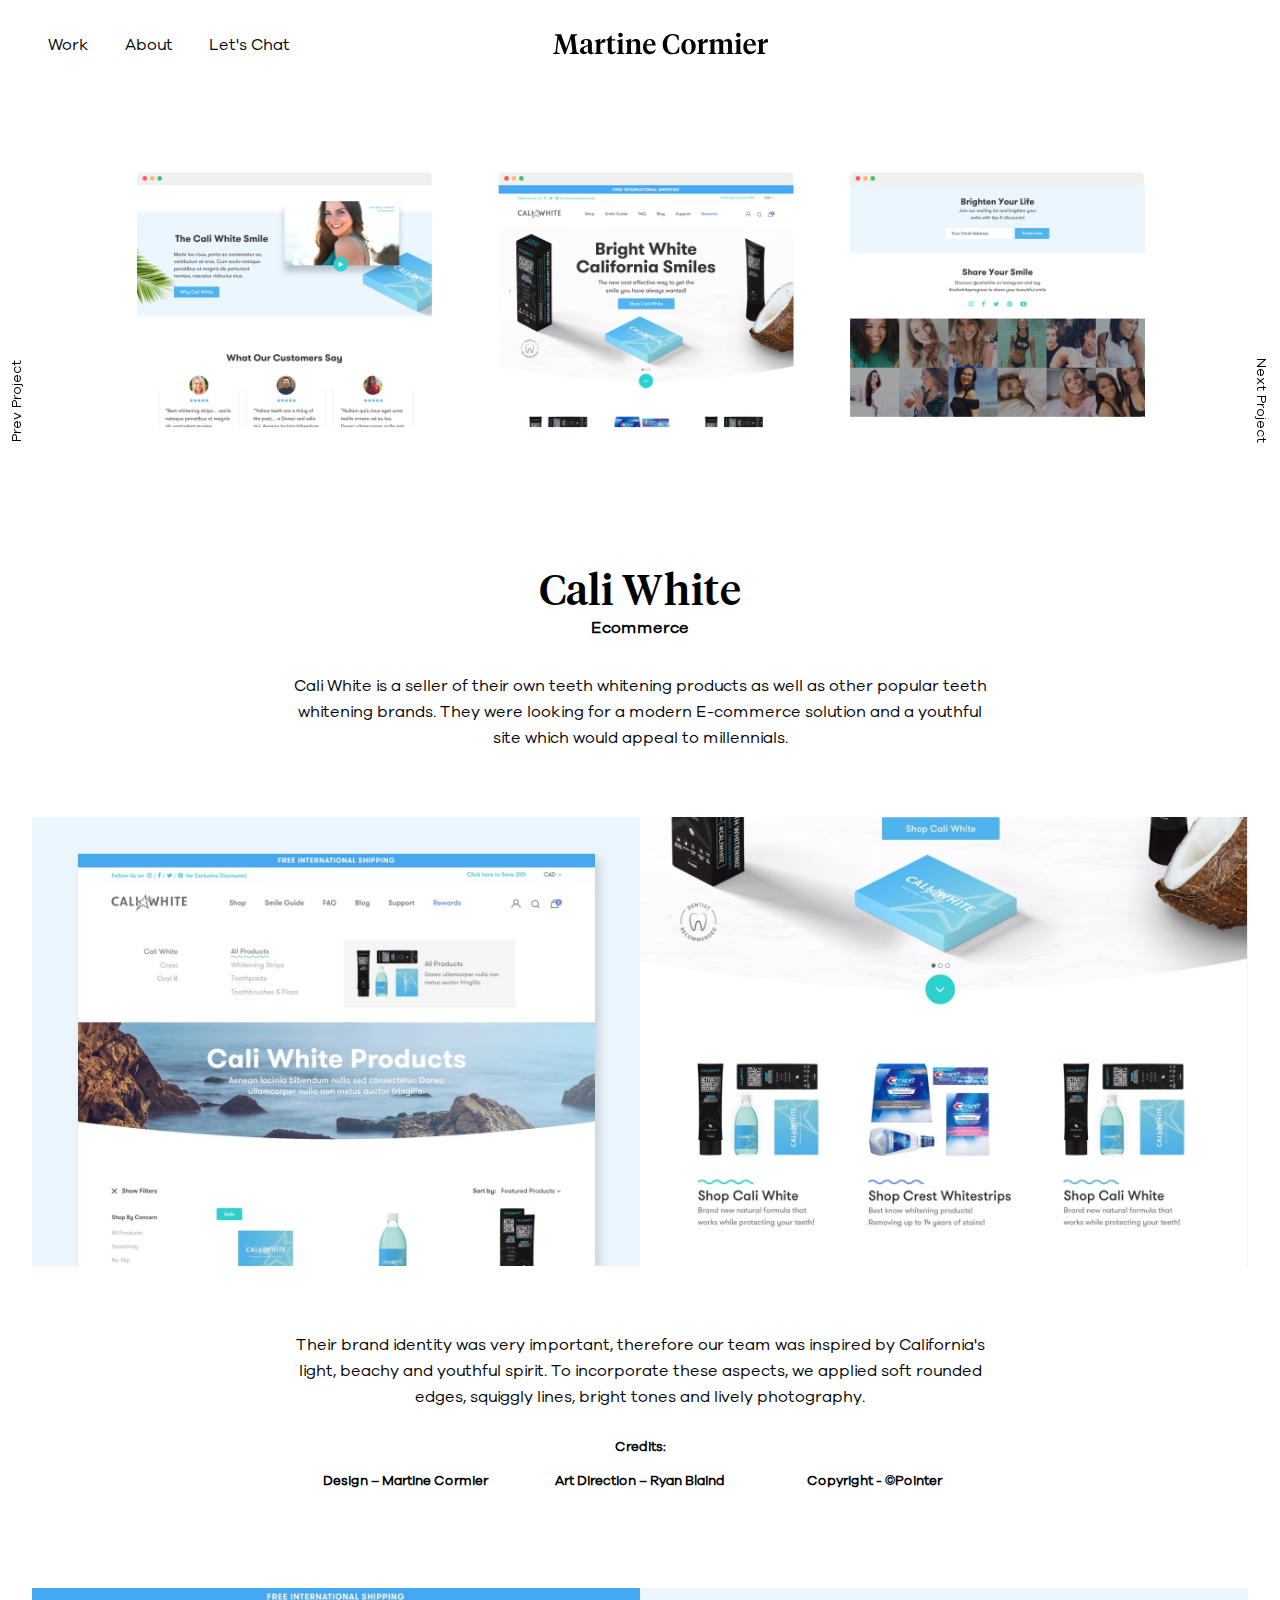
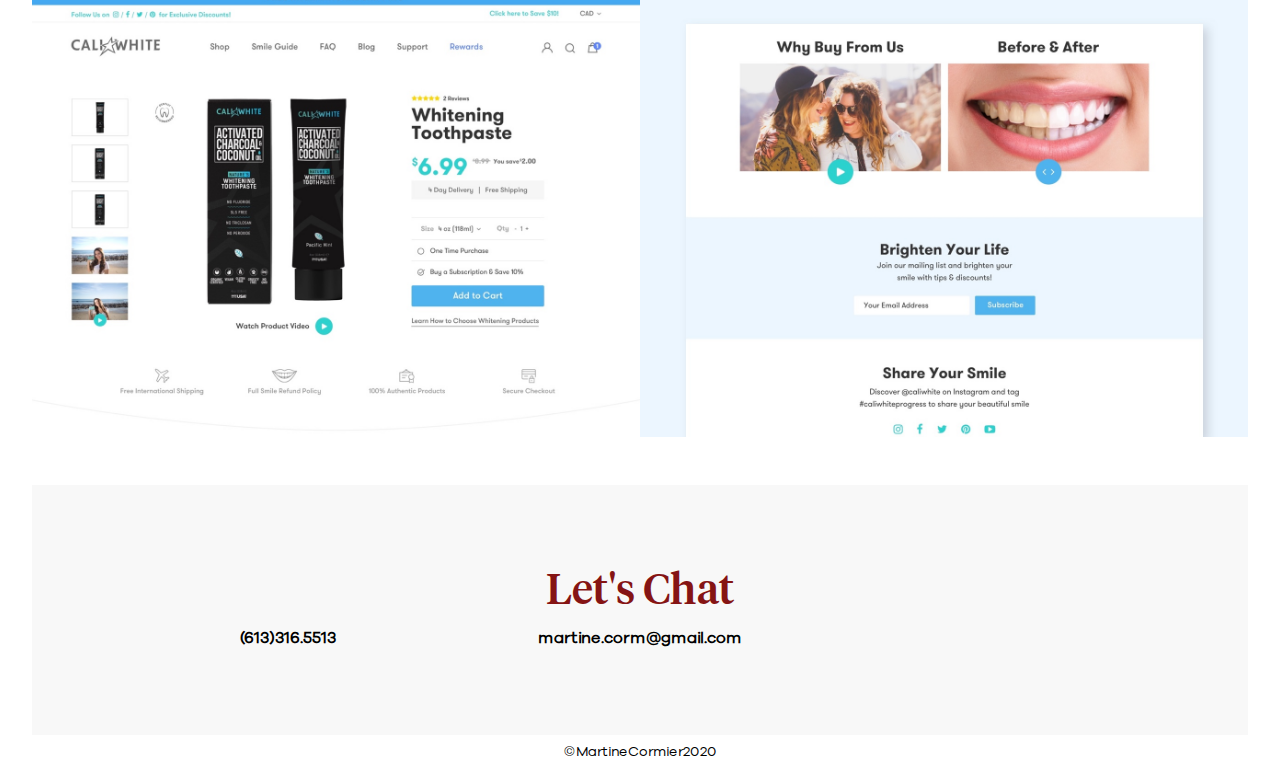
<file: cali-white.html>
<!DOCTYPE html>
<html lang="en-ca">
<head>
	<meta charset="utf-8">
	<meta name="mobileoptimized" content="240">
	<meta name="handheldfriendly" content="true">
	<meta name="viewport" content="width=device-width,initial-scale=1">
    <title>Martine Cormier · creative thinker Graphic Designer · Ottawa, Canada</title>
    <link href="css/grid.css" rel="stylesheet">
    <link href="css/typography.css" rel="stylesheet">
    <link href="css/main.css" rel="stylesheet">
	<link rel="stylesheet" href="https://use.fontawesome.com/releases/v5.2.0/css/all.css" integrity="sha384-hWVjflwFxL6sNzntih27bfxkr27PmbbK/iSvJ+a4+0owXq79v+lsFkW54bOGbiDQ" crossorigin="anonymous">
</head>
<header>
		<nav>
			<div class="mobile-nav">
				<div class="branding nav">
					<a href="/cbn/">	
					<img class="logo" src="img/branding.svg" alt="Martine Cormier Branding">
					</a>
				</div>	
				<ul class="nav social">
					<li><a href="https://www.linkedin.com/in/martine-cormier-33259264/" target="_blank">
						<span style="color: #000000">
  							<i class="fab fa-linkedin-in"></i>
						</span>
					</a></li>
					<li><a href="https://vimeo.com/martinecormier" target="_blank">
						<span>
  							<i class="fab fa-vimeo-v"></i>
						</span>
					</a></li>
					<li><a href="https://dribbble.com/martinecormier" target="_blank">
						<span>
  							<i class="fab fa-dribbble"></i>
						</span>
					</a></li>
				</ul>
				<div class="mobile">
					<input type="checkbox" class="nav-check" id="nav-check">
					<label class="nav-label" for="nav-check">
						<img src="img/nav.svg" alt="open mobile">
					</label>
					<ul class="links-mobile">
						<li><a href="/index.html#work">Work</a></li>
						<li><a href="/index.html#about">About</a></li>
						<li><a href="/index.html#chat">Let's Chat</a></li>
					</ul>
				</div>
				<div class="desktop">
					<ul class="links">
						<li><a href="/index.html#work">Work</a></li>
						<li><a href="/index.html#about">About</a></li>
						<li><a href="/index.html#chat">Let's Chat</a></li>
					</ul>
				</div>	
			</div>
				
		</nav>
</header>
<div class="project-nav" id="prev">
		<h4 class="menu menu--adsila">
				<a class="menu__item" href="win2020.html">
					<span class="menu__item-name">Prev Project</span>
				</a>
		</h4>
</div>
<div class="project-nav" id="next">
	<h4 class="menu menu--adsila">
			<a class="menu__item" href="workland.html">
				<span class="menu__item-name">Next Project</span>
			</a>
	</h4>
</div>
<section class="intro-img">
	<img class="flex-img-85" src="img/project-cali-white.png">
</section>  
<section class="padding">
	<div class="center project-text-items">
		<div class="title-pages">
            <h1>Cali White</h1>
		    <h3>Ecommerce</h3>
        </div>    
		<p>Cali White is a seller of their own teeth whitening products as well as other popular teeth whitening brands. They were looking for a modern E-commerce solution and a youthful site which would appeal to millennials.</p>
	</div>	
	<div class="grid project-items">
		<div class="unit unit-s-1 unit-m-1-2">
			<img class="flex-img" src="img/cali-white-1.jpg">
		</div>
		<div class="unit unit-s-1 unit-m-1-2">
			<img class="flex-img" src="img/cali-white-2.jpg">
		</div>
	</div>	
	<div class="center project-text-items">
		<p>Their brand identity was very important, therefore our team was inspired by California's light, beachy and youthful spirit. To incorporate these aspects, we applied soft rounded edges, squiggly lines, bright tones and lively photography.</p>
		<div class="credits">
			<h5>Credits: </h5>
			<div class="grid">
				<h5 class="unit unit-s-1 unit-l-1-3"> Design – Martine Cormier</h5>
				<h5 class="unit unit-s-1 unit-l-1-3">Art Direction – Ryan Blaind</h5>
				<h5 class="unit unit-s-1 unit-l-1-3">Copyright - ©Pointer</h5>
			</div>
		</div>
	</div>
	<div class="grid project-items">
		<div class="unit unit-s-1 unit-m-1-2">
			<img class="flex-img" src="img/cali-white-3.jpg">
		</div>
		<div class="unit unit-s-1 unit-m-1-2">
			<img class="flex-img" src="img/cali-white-4.jpg">
		</div>
	</div>	
</section>
<footer id="chat">
		<div class="chat chat-project">
			<h2 style="font-size:42px;">Let's Chat</h2>
			<div class="grid">
				<div class="unit unit-xs-1 unit-s-1 unit-l-1-3 ">
					<h3 class="center"><a href="tel:613-316-5513">(613)316.5513</a></h3>
				</div>
				<div class="unit unit-xs-1 unit-s-1 unit-l-1-3">
					<h3 class="center"><a href="mailto:martine.corm@gmail.com">martine.corm@gmail.com</a></h3>
				</div>
				<div class="unit unit-xs-1 unit-s-1 unit-l-1-3 center">
				<ul class="social-footer grid">
					<li class="unit unit-s-1-3 unit-m-1-3 unit-l-1-3"><a href="https://www.linkedin.com/in/martine-cormier-33259264/" target="_blank">
						<span style="color: #000000">
  							<i class="fab fa-linkedin-in"></i>
						</span>
					</a></li>
					<li class="unit unit-s-1-3 unit-m-1-3 unit-l-1-3"><a href="https://vimeo.com/martinecormier" target="_blank">
						<span style="color:  #000000">
  							<i class="fab fa-vimeo-v"></i>
						</span>
					</a></li>
					<li class="unit unit-s-1-3 unit-m-1-3 unit-l-1-3"><a href="https://dribbble.com/martinecormier" target="_blank">
						<span style="color:  #000000;">
  							<i class="fab fa-dribbble"></i>
						</span>
					</a></li>
				</ul>
			</div>
			</div>
		</div>
		<h4>©MartineCormier2020</h4>
	</footer>
</file>
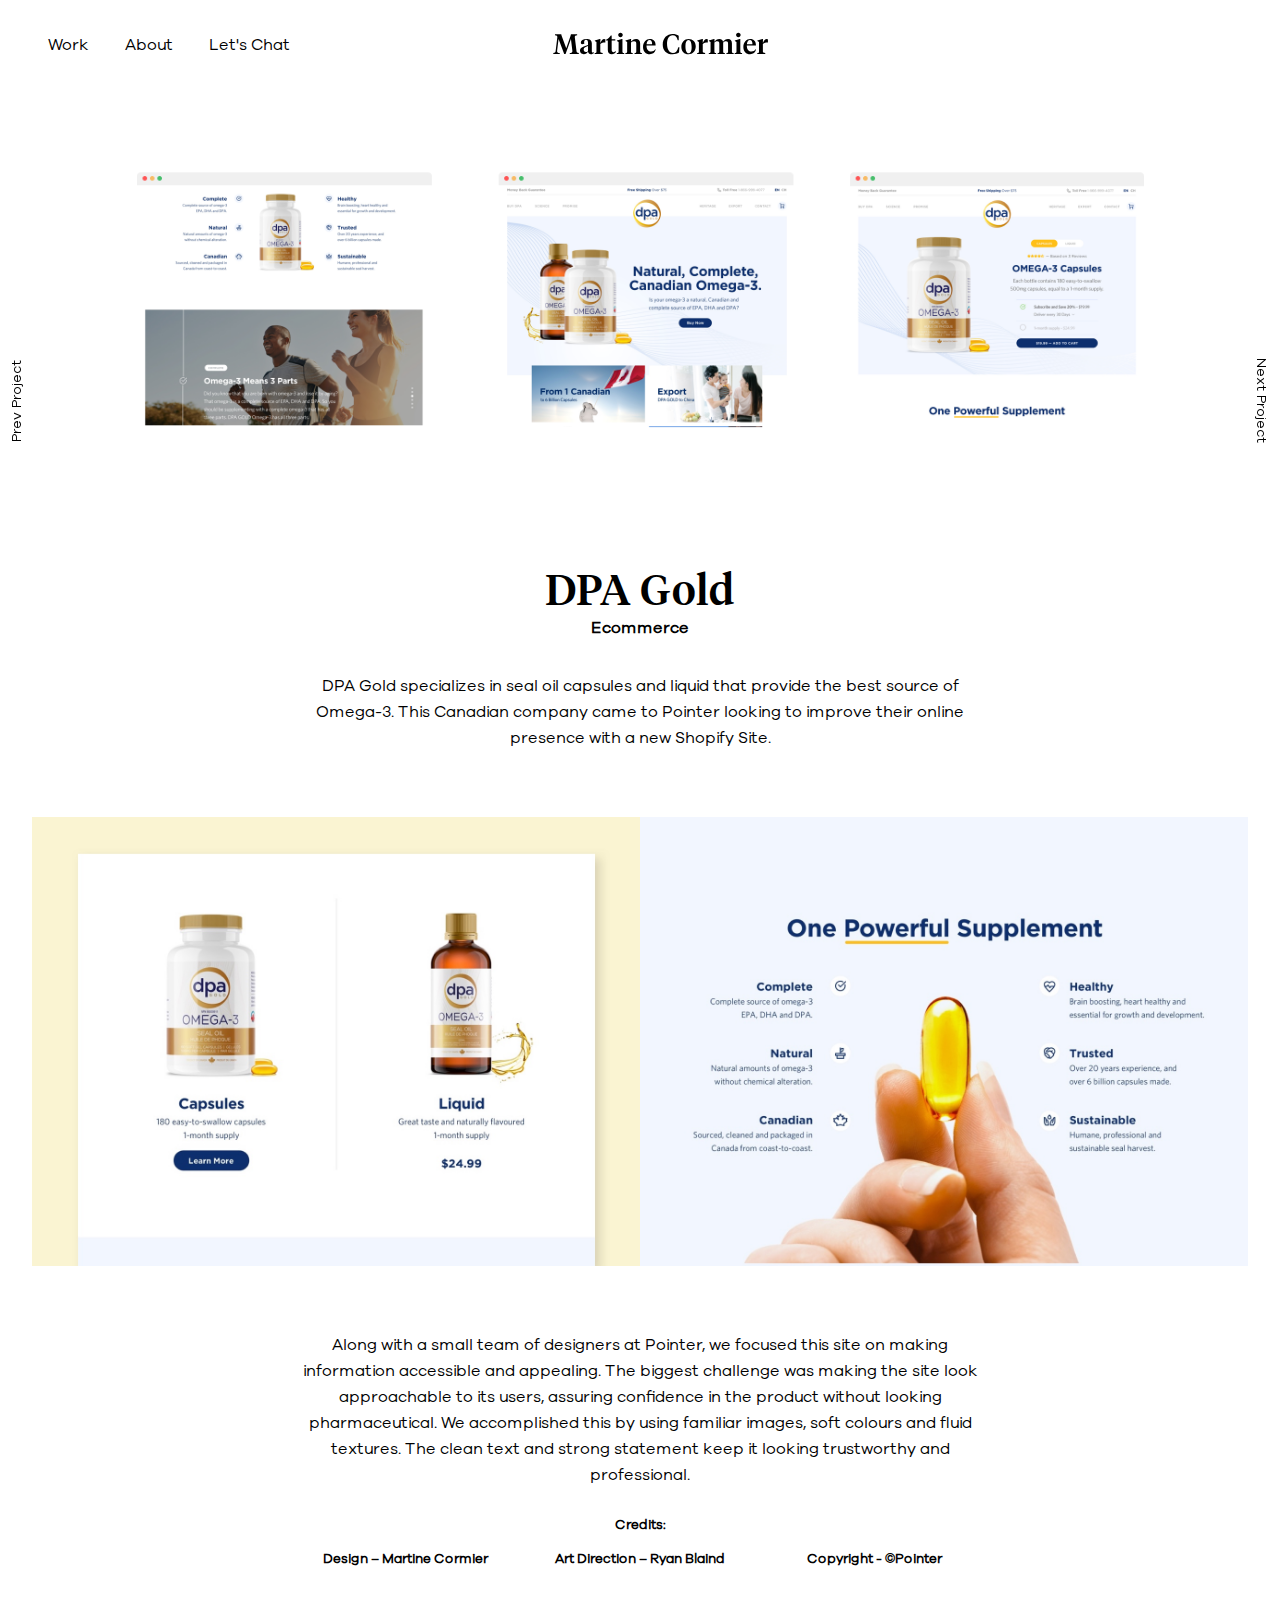
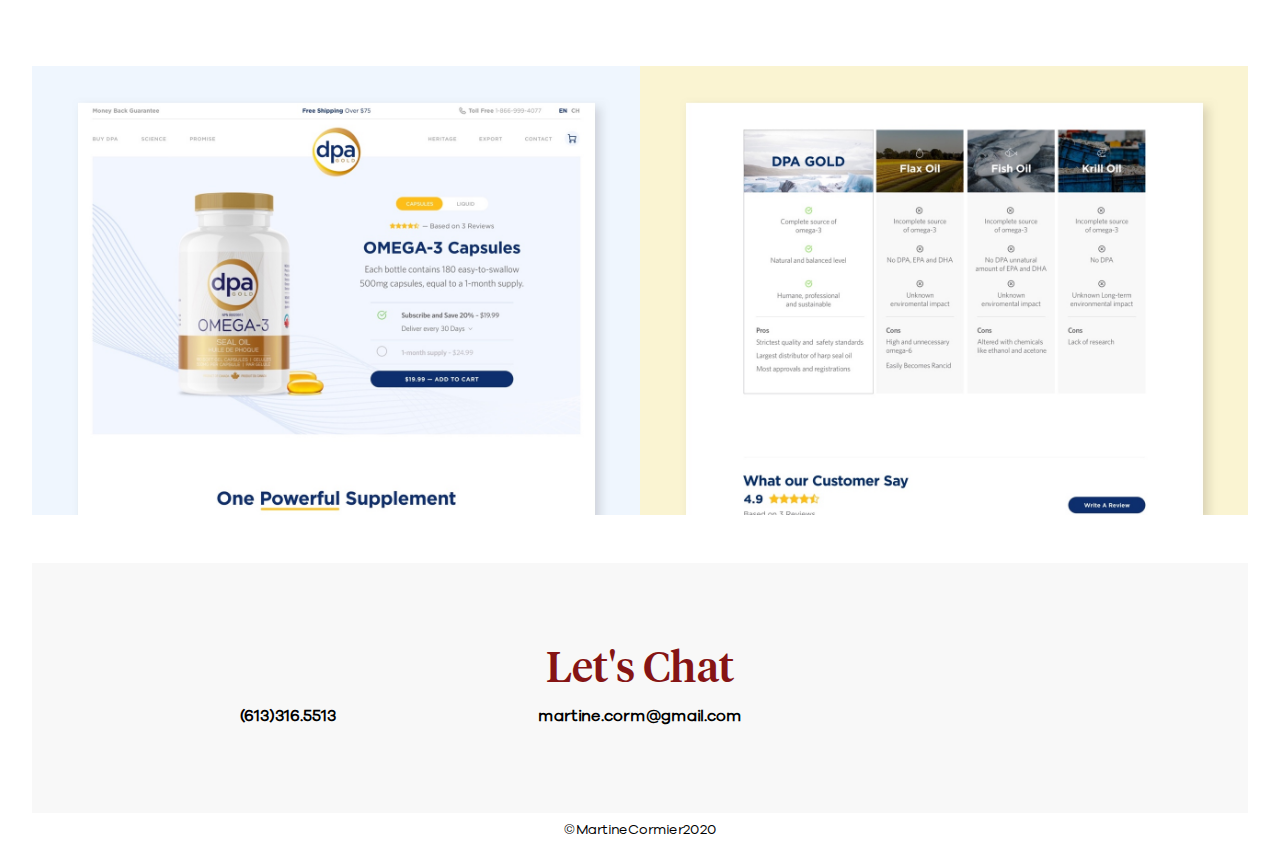
<file: dpa.html>
<!DOCTYPE html>
<html lang="en-ca">
<head>
	<meta charset="utf-8">
	<meta name="mobileoptimized" content="240">
	<meta name="handheldfriendly" content="true">
	<meta name="viewport" content="width=device-width,initial-scale=1">
    <title>Martine Cormier · creative thinker Graphic Designer · Ottawa, Canada</title>
    <link href="css/grid.css" rel="stylesheet">
    <link href="css/typography.css" rel="stylesheet">
    <link href="css/main.css" rel="stylesheet">
	<link rel="stylesheet" href="https://use.fontawesome.com/releases/v5.2.0/css/all.css" integrity="sha384-hWVjflwFxL6sNzntih27bfxkr27PmbbK/iSvJ+a4+0owXq79v+lsFkW54bOGbiDQ" crossorigin="anonymous">
</head>
<header>
		<nav>
			<div class="mobile-nav">
				<div class="branding nav">
					<a href="/cbn/">	
					<img class="logo" src="img/branding.svg" alt="Martine Cormier Branding">
					</a>
				</div>	
				<ul class="nav social">
					<li><a href="https://www.linkedin.com/in/martine-cormier-33259264/" target="_blank">
						<span style="color: #000000">
  							<i class="fab fa-linkedin-in"></i>
						</span>
					</a></li>
					<li><a href="https://vimeo.com/martinecormier" target="_blank">
						<span>
  							<i class="fab fa-vimeo-v"></i>
						</span>
					</a></li>
					<li><a href="https://dribbble.com/martinecormier" target="_blank">
						<span>
  							<i class="fab fa-dribbble"></i>
						</span>
					</a></li>
				</ul>
				<div class="mobile">
					<input type="checkbox" class="nav-check" id="nav-check">
					<label class="nav-label" for="nav-check">
						<img src="img/nav.svg" alt="open mobile">
					</label>
					<ul class="links-mobile">
						<li><a href="/index.html#work">Work</a></li>
						<li><a href="/index.html#about">About</a></li>
						<li><a href="/index.html#chat">Let's Chat</a></li>
					</ul>
				</div>
				<div class="desktop">
					<ul class="links">
						<li><a href="/index.html#work">Work</a></li>
						<li><a href="/index.html#about">About</a></li>
						<li><a href="/index.html#chat">Let's Chat</a></li>
					</ul>
				</div>	
			</div>
				
		</nav>
</header>
<div class="project-nav" id="prev">
		<h4 class="menu menu--adsila">
				<a class="menu__item" href="tea-expert.html">
					<span class="menu__item-name">Prev Project</span>
				</a>
		</h4>
</div>
<div class="project-nav" id="next">
	<h4 class="menu menu--adsila">
			<a class="menu__item" href="win2020.html">
				<span class="menu__item-name">Next Project</span>
			</a>
	</h4>
</div>
<section class="intro-img">
	<img class="flex-img-85" src="img/project-dpa.png">
</section>   
<section class="padding">
	<div class="center project-text-items">
		<div class="title-pages">
            <h1>DPA Gold</h1>
		    <h3>Ecommerce</h3>
        </div>    
		<p>DPA Gold specializes in seal oil capsules and liquid that provide the best source of Omega-3. This Canadian company came to Pointer looking to improve their online presence with a new Shopify Site.</p>
	</div>	
	<div class="grid project-items">
		<div class="unit unit-s-1 unit-m-1-2">
			<img class="flex-img" src="img/dpa-1.jpg">
		</div>
		<div class="unit unit-s-1 unit-m-1-2">
			<img class="flex-img" src="img/dpa-2.jpg">
		</div>
	</div>	
	<div class="center project-text-items">
		<p>Along with a small team of designers at Pointer, we focused this site on making information accessible and appealing. The biggest challenge was making the site look approachable to its users, assuring confidence in the product without looking pharmaceutical. We accomplished this by using familiar images, soft colours and fluid textures. The clean text and strong statement keep it looking trustworthy and professional.</p>
		<div class="credits">
			<h5>Credits: </h5>
			<div class="grid">
				<h5 class="unit unit-s-1 unit-l-1-3"> Design – Martine Cormier</h5>
				<h5 class="unit unit-s-1 unit-l-1-3">Art Direction – Ryan Blaind</h5>
				<h5 class="unit unit-s-1 unit-l-1-3">Copyright - ©Pointer</h5>
			</div>
		</div>
	</div>
	<div class="grid project-items">
		<div class="unit unit-s-1 unit-m-1-2">
			<img class="flex-img" src="img/dpa-3.jpg">
		</div>
		<div class="unit unit-s-1 unit-m-1-2">
			<img class="flex-img" src="img/dpa-4.jpg">
		</div>
	</div>	

</section>
<footer id="chat">
		<div class="chat chat-project">
			<h2 style="font-size:42px;">Let's Chat</h2>
			<div class="grid">
				<div class="unit unit-xs-1 unit-s-1 unit-l-1-3 ">
					<h3 class="center"><a href="tel:613-316-5513">(613)316.5513</a></h3>
				</div>
				<div class="unit unit-xs-1 unit-s-1 unit-l-1-3">
					<h3 class="center"><a href="mailto:martine.corm@gmail.com">martine.corm@gmail.com</a></h3>
				</div>
				<div class="unit unit-xs-1 unit-s-1 unit-l-1-3 center">
				<ul class="social-footer grid">
					<li class="unit unit-s-1-3 unit-m-1-3 unit-l-1-3"><a href="https://www.linkedin.com/in/martine-cormier-33259264/" target="_blank">
						<span style="color: #000000">
  							<i class="fab fa-linkedin-in"></i>
						</span>
					</a></li>
					<li class="unit unit-s-1-3 unit-m-1-3 unit-l-1-3"><a href="https://vimeo.com/martinecormier" target="_blank">
						<span style="color:  #000000">
  							<i class="fab fa-vimeo-v"></i>
						</span>
					</a></li>
					<li class="unit unit-s-1-3 unit-m-1-3 unit-l-1-3"><a href="https://dribbble.com/martinecormier" target="_blank">
						<span style="color:  #000000;">
  							<i class="fab fa-dribbble"></i>
						</span>
					</a></li>
				</ul>
			</div>
			</div>
		</div>
		<h4>©MartineCormier2020</h4>
	</footer>
</file>
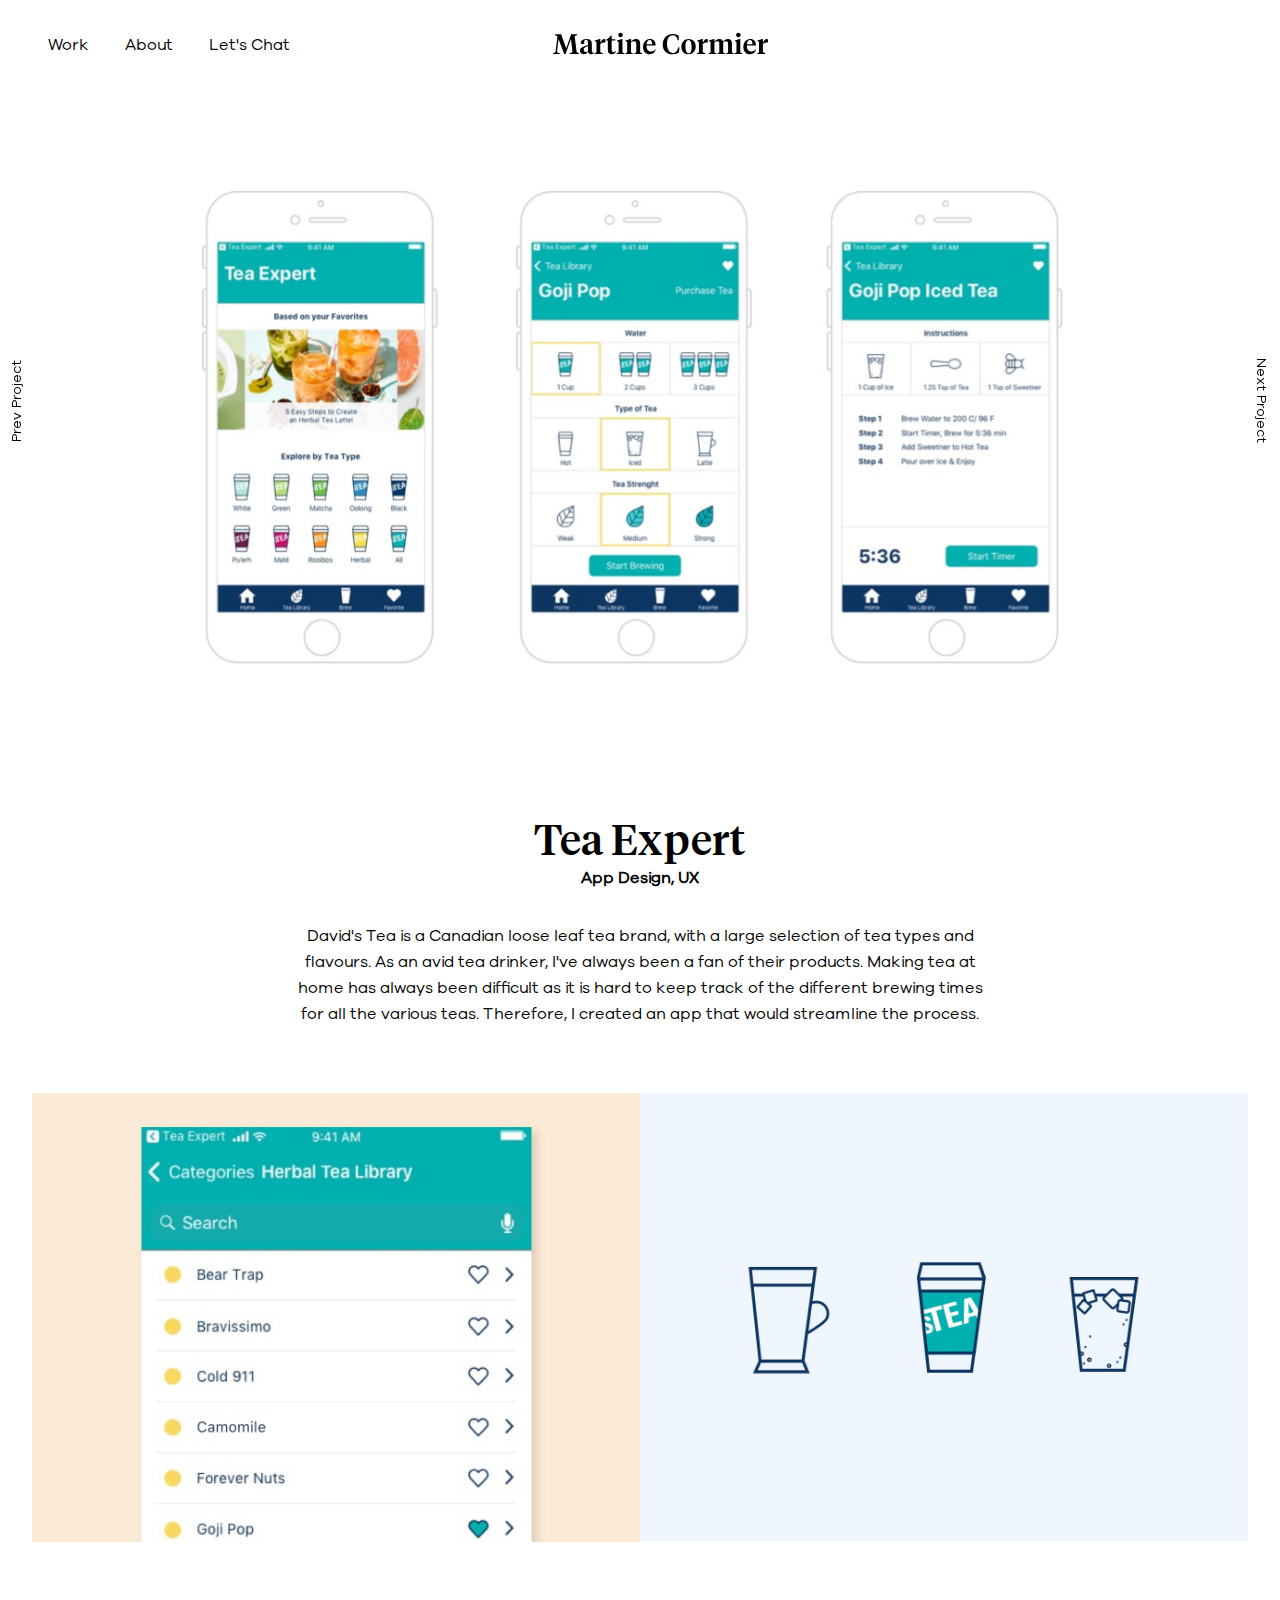
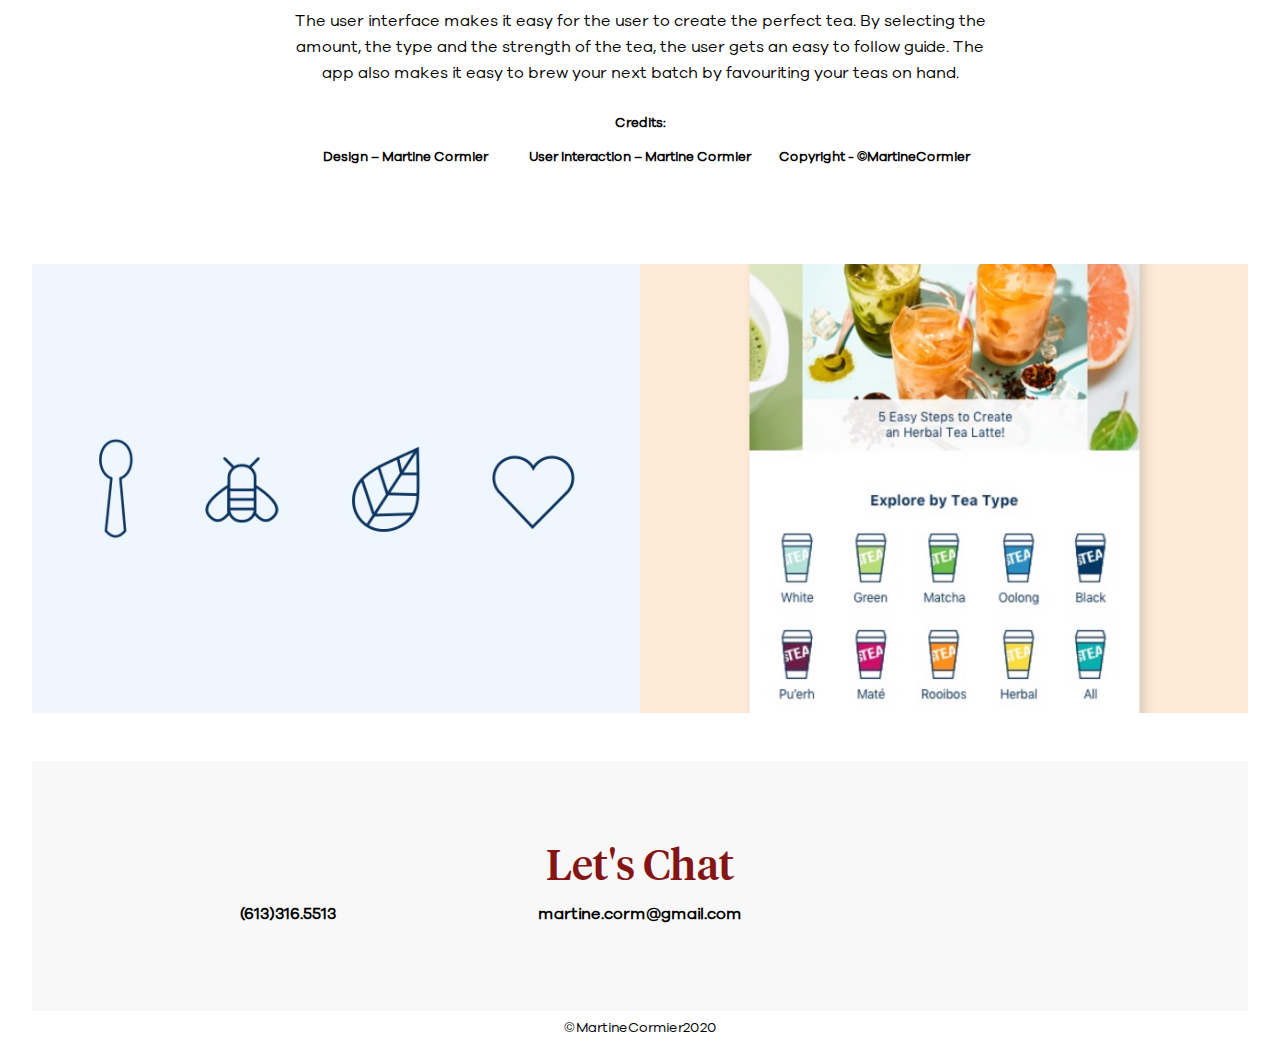
<file: tea-expert.html>
<!DOCTYPE html>
<html lang="en-ca">
<head>
	<meta charset="utf-8">
	<meta name="mobileoptimized" content="240">
	<meta name="handheldfriendly" content="true">
	<meta name="viewport" content="width=device-width,initial-scale=1">
    <title>Martine Cormier · creative thinker Graphic Designer · Ottawa, Canada</title>
    <link href="css/grid.css" rel="stylesheet">
    <link href="css/typography.css" rel="stylesheet">
    <link href="css/main.css" rel="stylesheet">
	<link rel="stylesheet" href="https://use.fontawesome.com/releases/v5.2.0/css/all.css" integrity="sha384-hWVjflwFxL6sNzntih27bfxkr27PmbbK/iSvJ+a4+0owXq79v+lsFkW54bOGbiDQ" crossorigin="anonymous">
</head>
<header>
		<nav>
			<div class="mobile-nav">
				<div class="branding nav">
					<a href="/u-ottawa/">
					<img class="logo" src="img/branding.svg" alt="Martine Cormier Branding">
					</a>
				</div>	
				<ul class="nav social">
					<li><a href="https://www.linkedin.com/in/martine-cormier-33259264/" target="_blank">
						<span style="color: #000000">
  							<i class="fab fa-linkedin-in"></i>
						</span>
					</a></li>
					<li><a href="https://vimeo.com/martinecormier" target="_blank">
						<span>
  							<i class="fab fa-vimeo-v"></i>
						</span>
					</a></li>
					<li><a href="https://dribbble.com/martinecormier" target="_blank">
						<span>
  							<i class="fab fa-dribbble"></i>
						</span>
					</a></li>
				</ul>
				<div class="mobile">
					<input type="checkbox" class="nav-check" id="nav-check">
					<label class="nav-label" for="nav-check">
						<img src="img/nav.svg" alt="open mobile">
					</label>
					<ul class="links-mobile">
						<li><a href="/index.html#work">Work</a></li>
						<li><a href="/index.html#about">About</a></li>
						<li><a href="/index.html#chat">Let's Chat</a></li>
					</ul>
				</div>
				<div class="desktop">
					<ul class="links">
						<li><a href="/index.html#work">Work</a></li>
						<li><a href="/index.html#about">About</a></li>
						<li><a href="/index.html#chat">Let's Chat</a></li>
					</ul>
				</div>	
			</div>
				
		</nav>
</header>
<div class="project-nav" id="prev">
		<h4 class="menu menu--adsila">
				<a class="menu__item" href="tpc.html">
					<span class="menu__item-name">Prev Project</span>
				</a>
		</h4>
</div>
<div class="project-nav" id="next">
	<h4 class="menu menu--adsila">
			<a class="menu__item" href="dpa.html">
				<span class="menu__item-name">Next Project</span>
			</a>
	</h4>
</div>
<section class="intro-img">
	<img class="flex-img-85" src="img/tea-expert-desk.png">
</section>   
<section class="padding">
	<div class="center project-text-items">
		<div class="title-pages">
            <h1>Tea Expert</h1>
		    <h3>App Design, UX</h3>
        </div>    
		<p>David's Tea is a Canadian loose leaf tea brand, with a large selection of tea types and flavours. As an avid tea drinker, I've always been a fan of their products. Making tea at home has always been difficult as it is hard to keep track of the different brewing times for all the various teas. Therefore, I created an app that would streamline the process.</p>
	</div>	
	<div class="grid project-items">
		<div class="unit unit-s-1 unit-m-1-2">
			<img class="flex-img" src="img/tea-expert-1.jpg">
		</div>
        <div class="unit unit-s-1 unit-m-1-2">
			<img class="flex-img" src="img/tea-expert-2.jpg">
		</div>
	</div>	
	<div class="center project-text-items">
		<p>The user interface makes it easy for the user to create the perfect tea. By selecting the amount, the type and the strength of the tea, the user gets an easy to follow guide. The app also makes it easy to brew your next batch by favouriting your teas on hand.</p>
			<div class="credits">
			<h5>Credits: </h5>
			<div class="grid">
				<h5 class="unit unit-s-1 unit-l-1-3"> Design – Martine Cormier</h5>
				<h5 class="unit unit-s-1 unit-l-1-3">User Interaction – Martine Cormier</h5>
				<h5 class="unit unit-s-1 unit-l-1-3">Copyright - ©MartineCormier</h5>
			</div>
		</div>
	</div>
	<div class="grid project-items">
		<div class="unit unit-s-1 unit-m-1-2">
			<img class="flex-img" src="img/tea-expert-3.jpg">
		</div>
        <div class="unit unit-s-1 unit-m-1-2">
			<img class="flex-img" src="img/tea-expert-4.jpg">
		</div>
	</div>	

</section>
<footer id="chat">
		<div class="chat chat-project">
			<h2 style="font-size:42px;">Let's Chat</h2>
			<div class="grid">
				<div class="unit unit-xs-1 unit-s-1 unit-l-1-3 ">
					<h3 class="center">(613)316.5513</h3>
				</div>
				<div class="unit unit-xs-1 unit-s-1 unit-l-1-3">
					<h3 class="center">martine.corm@gmail.com</h3>
				</div>
				<div class="unit unit-xs-1 unit-s-1 unit-l-1-3 center">
			<ul class="social-footer grid">
					<li class="unit unit-s-1-3 unit-m-1-3 unit-l-1-3"><a href="https://www.linkedin.com/in/martine-cormier-33259264/" target="_blank">
						<span style="color: #000000">
  							<i class="fab fa-linkedin-in"></i>
						</span>
					</a></li>
					<li class="unit unit-s-1-3 unit-m-1-3 unit-l-1-3"><a href="https://vimeo.com/martinecormier" target="_blank">
						<span style="color:  #000000">
  							<i class="fab fa-vimeo-v"></i>
						</span>
					</a></li>
					<li class="unit unit-s-1-3 unit-m-1-3 unit-l-1-3"><a href="https://dribbble.com/martinecormier" target="_blank">
						<span style="color:  #000000;">
  							<i class="fab fa-dribbble"></i>
						</span>
					</a></li>
				</ul>
			</div>
			</div>
		</div>
		<h4>©MartineCormier2020</h4>
	</footer>
</file>
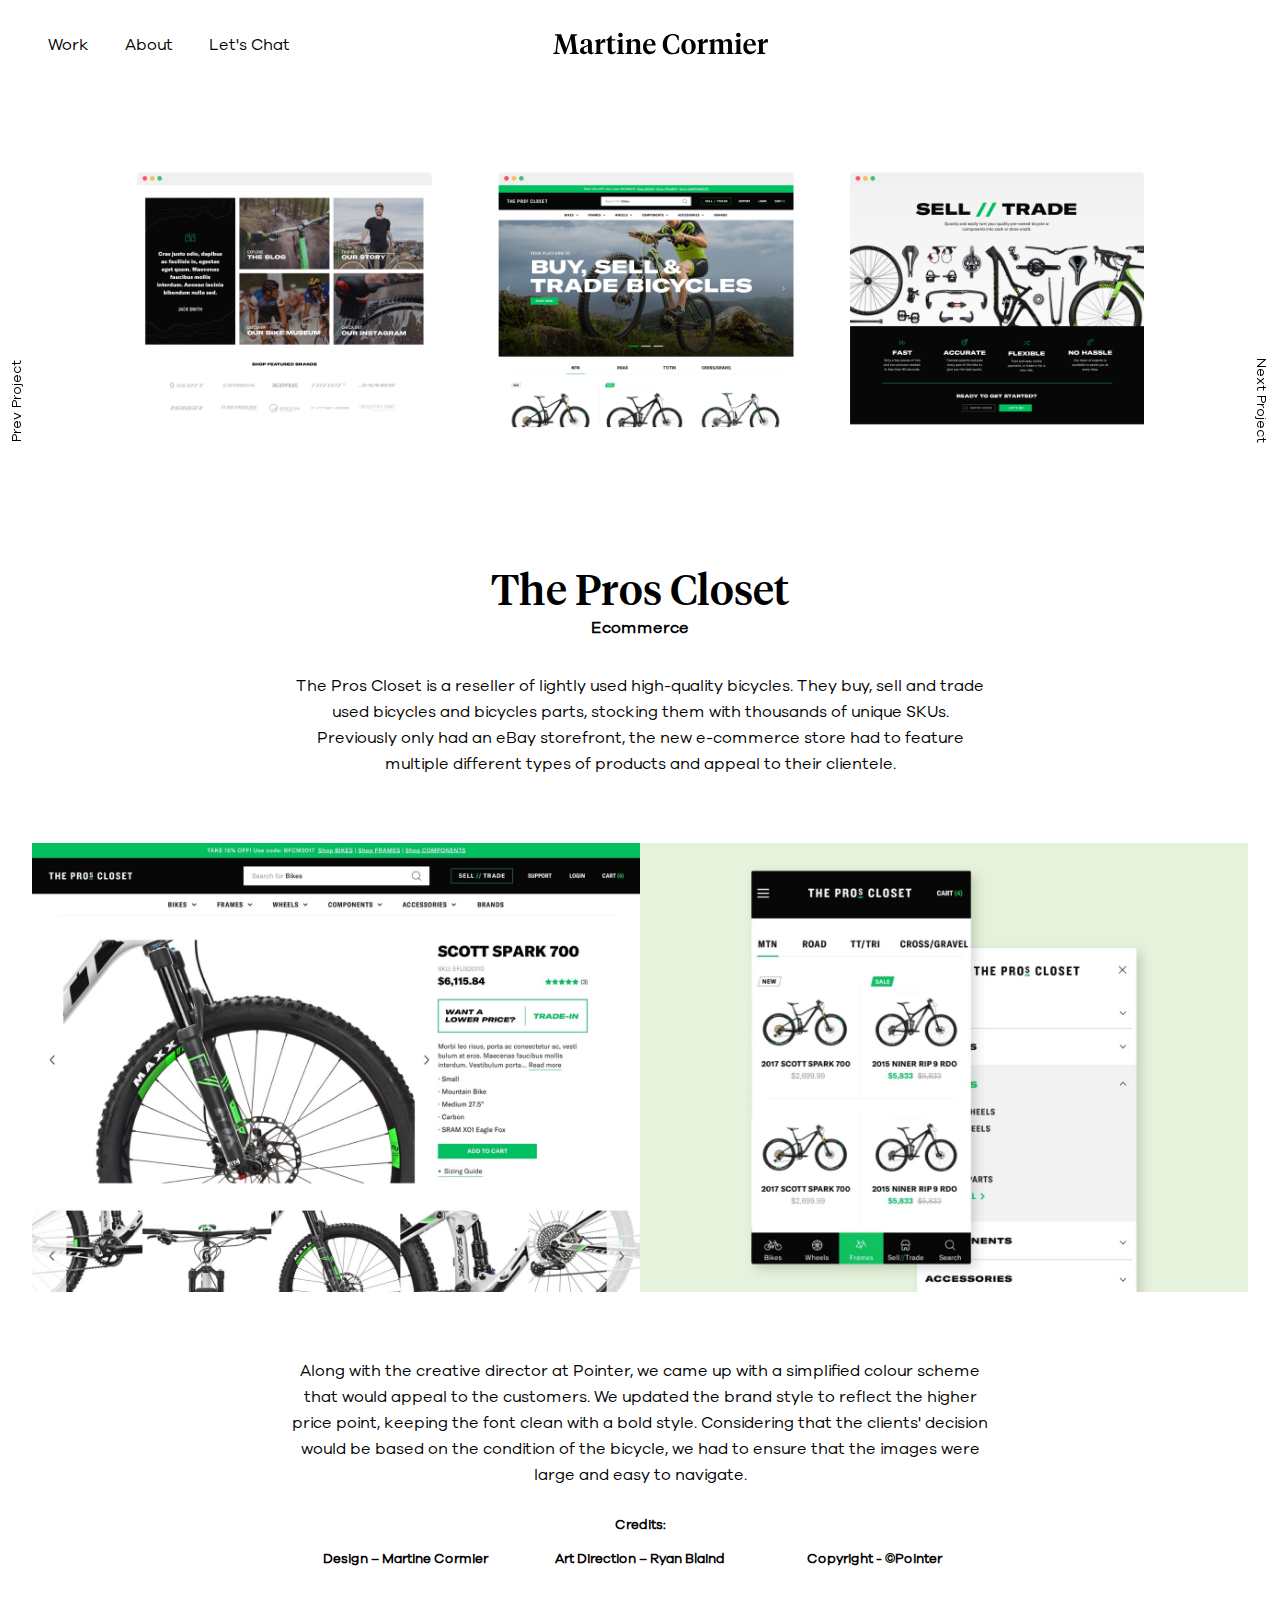
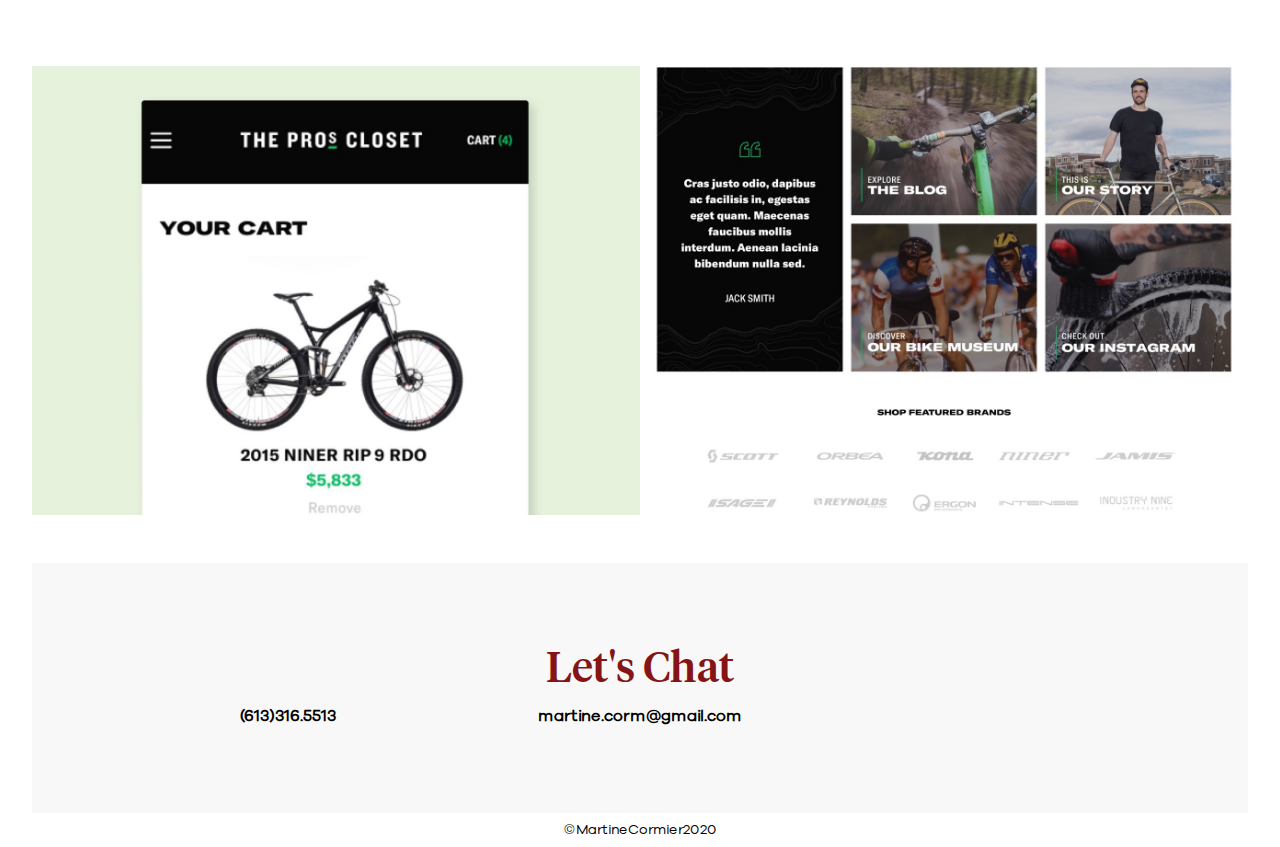
<file: tpc.html>
<!DOCTYPE html>
<html lang="en-ca">
<head>
	<meta charset="utf-8">
	<meta name="mobileoptimized" content="240">
	<meta name="handheldfriendly" content="true">
	<meta name="viewport" content="width=device-width,initial-scale=1">
    <title>Martine Cormier · creative thinker Graphic Designer · Ottawa, Canada</title>
    <link href="css/grid.css" rel="stylesheet">
    <link href="css/typography.css" rel="stylesheet">
    <link href="css/main.css" rel="stylesheet">
	<link rel="stylesheet" href="https://use.fontawesome.com/releases/v5.2.0/css/all.css" integrity="sha384-hWVjflwFxL6sNzntih27bfxkr27PmbbK/iSvJ+a4+0owXq79v+lsFkW54bOGbiDQ" crossorigin="anonymous">
</head>
<header>
		<nav>
			<div class="mobile-nav">
				<div class="branding nav">
					<a href="/u-ottawa/">	
					<img class="logo" src="img/branding.svg" alt="Martine Cormier Branding">
					</a>
				</div>	
				<ul class="nav social">
					<li><a href="https://www.linkedin.com/in/martine-cormier-33259264/" target="_blank">
						<span style="color: #000000">
  							<i class="fab fa-linkedin-in"></i>
						</span>
					</a></li>
					<li><a href="https://vimeo.com/martinecormier" target="_blank">
						<span>
  							<i class="fab fa-vimeo-v"></i>
						</span>
					</a></li>
					<li><a href="https://dribbble.com/martinecormier" target="_blank">
						<span>
  							<i class="fab fa-dribbble"></i>
						</span>
					</a></li>
				</ul>
				<div class="mobile">
					<input type="checkbox" class="nav-check" id="nav-check">
					<label class="nav-label" for="nav-check">
						<img src="img/nav.svg" alt="open mobile">
					</label>
					<ul class="links-mobile">
						<li><a href="/index.html#work">Work</a></li>
						<li><a href="/index.html#about">About</a></li>
						<li><a href="/index.html#chat">Let's Chat</a></li>
					</ul>
				</div>
				<div class="desktop">
					<ul class="links">
						<li><a href="/index.html#work">Work</a></li>
						<li><a href="/index.html#about">About</a></li>
						<li><a href="/index.html#chat">Let's Chat</a></li>
					</ul>
				</div>	
			</div>
				
		</nav>
</header>
<div class="project-nav" id="prev">
		<h4 class="menu menu--adsila">
				<a class="menu__item" href="workland.html">
					<span class="menu__item-name">Prev Project</span>
				</a>
		</h4>
</div>
<div class="project-nav" id="next">
	<h4 class="menu menu--adsila">
			<a class="menu__item" href="tea-expert.html">
				<span class="menu__item-name">Next Project</span>
			</a>
	</h4>
</div>
<section class="intro-img">
	<img class="flex-img-85" src="img/project-tpc.png">
</section>    
<section class="padding">
	<div class="center project-text-items">
        <div class="title-pages">
		  <h1>The Pros Closet</h1>
		  <h3>Ecommerce</h3>
        </div>    
		<p>The Pros Closet is a reseller of lightly used high-quality bicycles. They buy, sell and trade used bicycles and bicycles parts, stocking them with thousands of unique SKUs. Previously only had an eBay storefront, the new e-commerce store had to feature multiple different types of products and appeal to their clientele.</p>
	</div>	
	<div class="grid project-items">
		<div class="unit unit-s-1 unit-m-1-2">
			<img class="flex-img" src="img/tpc-1.jpg">
		</div>
		<div class="unit unit-s-1 unit-m-1-2">
			<img class="flex-img" src="img/tpc-2.jpg">
		</div>
	</div>	
	<div class="center project-text-items">
		<p>Along with the creative director at Pointer, we came up with a simplified colour scheme that would appeal to the customers. We updated the brand style to reflect the higher price point, keeping the font clean with a bold style. Considering that the clients' decision would be based on the condition of the bicycle, we had to ensure that the images were large and easy to navigate.</p>
		<div class="credits">
			<h5>Credits: </h5>
			<div class="grid">
				<h5 class="unit unit-s-1 unit-l-1-3"> Design – Martine Cormier</h5>
				<h5 class="unit unit-s-1 unit-l-1-3">Art Direction – Ryan Blaind</h5>
				<h5 class="unit unit-s-1 unit-l-1-3">Copyright - ©Pointer</h5>
			</div>
		</div>
	</div>
	<div class="grid project-items">
		<div class="unit unit-s-1 unit-m-1-2">
			<img class="flex-img" src="img/tpc-3.jpg">
		</div>
		<div class="unit unit-s-1 unit-m-1-2">
			<img class="flex-img" src="img/tpc-4.jpg">
		</div>
	</div>	

</section>
<footer id="chat">
		<div class="chat chat-project">
			<h2 style="font-size:42px;">Let's Chat</h2>
			<div class="grid">
				<div class="unit unit-xs-1 unit-s-1 unit-l-1-3 ">
					<h3 class="center"><a href="tel:613-316-5513">(613)316.5513</a></h3>
				</div>
				<div class="unit unit-xs-1 unit-s-1 unit-l-1-3">
					<h3 class="center"><a href="mailto:martine.corm@gmail.com">martine.corm@gmail.com</a></h3>
				</div>
				<div class="unit unit-xs-1 unit-s-1 unit-l-1-3 center">
				<ul class="social-footer grid">
					<li class="unit unit-s-1-3 unit-m-1-3 unit-l-1-3"><a href="https://www.linkedin.com/in/martine-cormier-33259264/" target="_blank">
						<span style="color: #000000">
  							<i class="fab fa-linkedin-in"></i>
						</span>
					</a></li>
					<li class="unit unit-s-1-3 unit-m-1-3 unit-l-1-3"><a href="https://vimeo.com/martinecormier" target="_blank">
						<span style="color:  #000000">
  							<i class="fab fa-vimeo-v"></i>
						</span>
					</a></li>
					<li class="unit unit-s-1-3 unit-m-1-3 unit-l-1-3"><a href="https://dribbble.com/martinecormier" target="_blank">
						<span style="color:  #000000;">
  							<i class="fab fa-dribbble"></i>
						</span>
					</a></li>
				</ul>
			</div>
			</div>
		</div>
		<h4>©MartineCormier2020</h4>
	</footer>
</file>
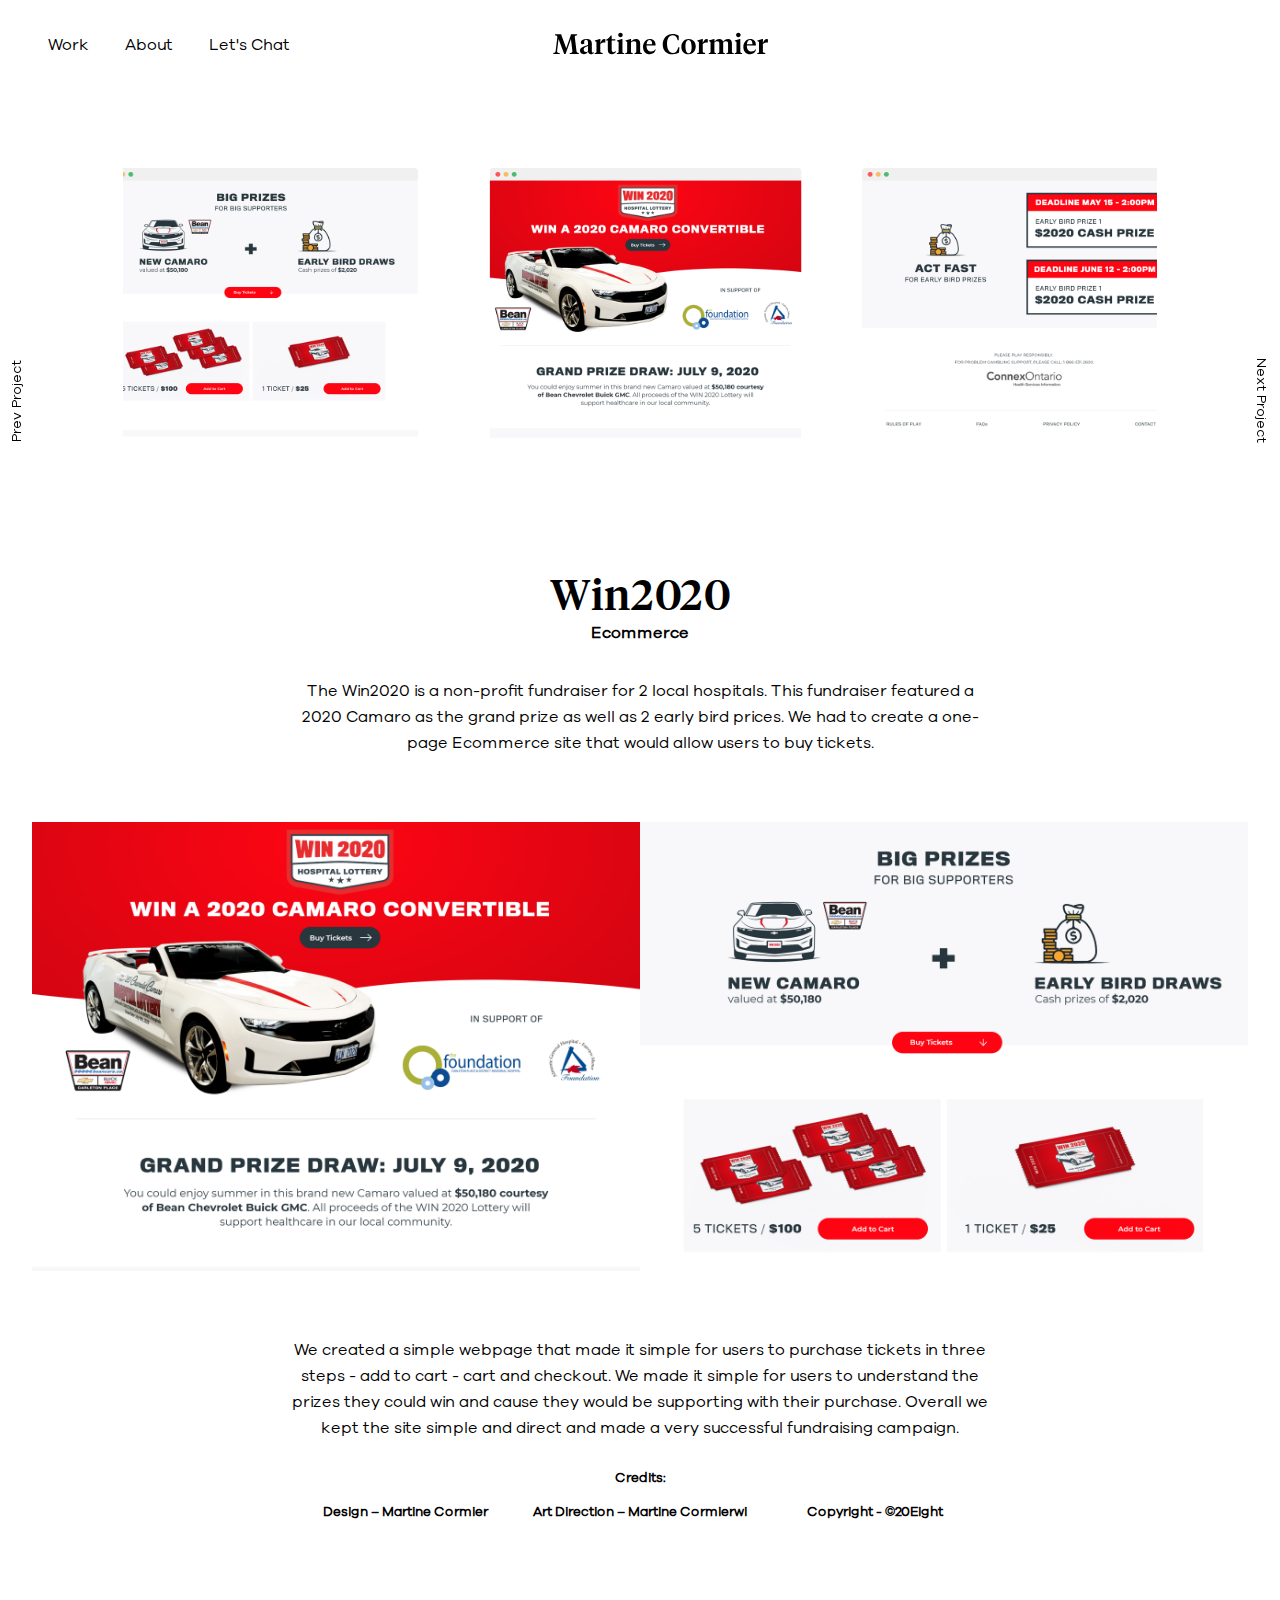
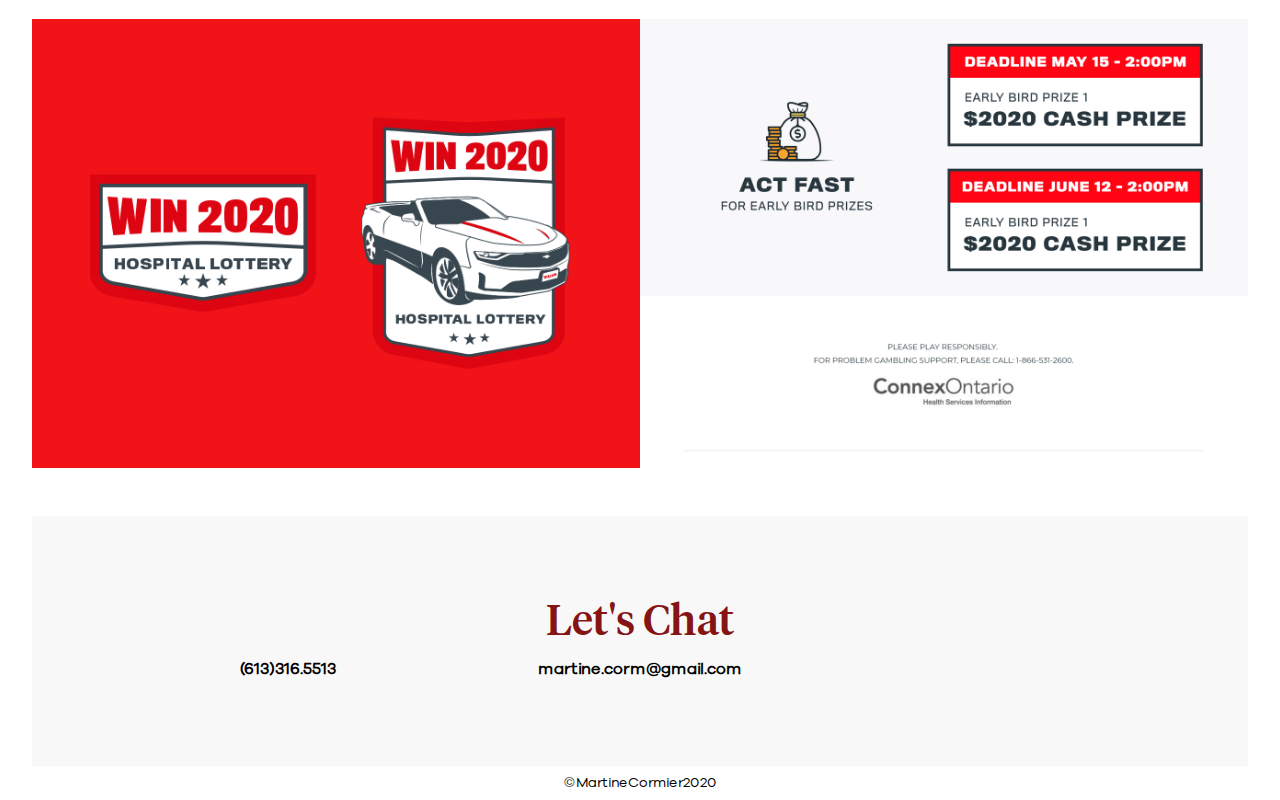
<file: win2020.html>
<!DOCTYPE html>
<html lang="en-ca">
<head>
	<meta charset="utf-8">
	<meta name="mobileoptimized" content="240">
	<meta name="handheldfriendly" content="true">
	<meta name="viewport" content="width=device-width,initial-scale=1">
    <title>Martine Cormier · creative thinker Graphic Designer · Ottawa, Canada</title>
    <link href="css/grid.css" rel="stylesheet">
    <link href="css/typography.css" rel="stylesheet">
    <link href="css/main.css" rel="stylesheet">
	<link rel="stylesheet" href="https://use.fontawesome.com/releases/v5.2.0/css/all.css" integrity="sha384-hWVjflwFxL6sNzntih27bfxkr27PmbbK/iSvJ+a4+0owXq79v+lsFkW54bOGbiDQ" crossorigin="anonymous">
</head>
<header>
		<nav>
			<div class="mobile-nav">
				<div class="branding nav">
					<a href="/u-ottawa/">
					<img class="logo" src="img/branding.svg" alt="Martine Cormier Branding">
					</a>
				</div>	
				<ul class="nav social">
					<li><a href="https://www.linkedin.com/in/martine-cormier-33259264/" target="_blank">
						<span style="color: #000000">
  							<i class="fab fa-linkedin-in"></i>
						</span>
					</a></li>
					<li><a href="https://vimeo.com/martinecormier" target="_blank">
						<span>
  							<i class="fab fa-vimeo-v"></i>
						</span>
					</a></li>
					<li><a href="https://dribbble.com/martinecormier" target="_blank">
						<span>
  							<i class="fab fa-dribbble"></i>
						</span>
					</a></li>
				</ul>
				<div class="mobile">
					<input type="checkbox" class="nav-check" id="nav-check">
					<label class="nav-label" for="nav-check">
						<img src="img/nav.svg" alt="open mobile">
					</label>
					<ul class="links-mobile">
						<li><a href="/index.html#work">Work</a></li>
						<li><a href="/index.html#about">About</a></li>
						<li><a href="/index.html#chat">Let's Chat</a></li>
					</ul>
				</div>
				<div class="desktop">
					<ul class="links">
						<li><a href="/index.html#work">Work</a></li>
						<li><a href="/index.html#about">About</a></li>
						<li><a href="/index.html#chat">Let's Chat</a></li>
					</ul>
				</div>	
			</div>
				
		</nav>
</header>
<div class="project-nav" id="prev">
		<h4 class="menu menu--adsila">
				<a class="menu__item" href="dpa.html">
					<span class="menu__item-name">Prev Project</span>
				</a>
		</h4>
</div>
<div class="project-nav" id="next">
	<h4 class="menu menu--adsila">
			<a class="menu__item" href="cali-white.html">
				<span class="menu__item-name">Next Project</span>
			</a>
	</h4>
</div>
<section class="intro-img">
	<img class="flex-img-85" src="img/win2020.png">
</section>   
<section class="padding">
	<div class="center project-text-items">
		<div class="title-pages">
            <h1>Win2020</h1>
		    <h3>Ecommerce</h3>
        </div>    
		<p>The Win2020 is a non-profit fundraiser for 2 local hospitals. This fundraiser featured a 2020 Camaro as the grand prize as well as 2 early bird prices. We had to create a one-page Ecommerce site that would allow users to buy tickets.</p>
	</div>	
	<div class="grid project-items">
		<div class="unit unit-s-1 unit-m-1-2">
			<img class="flex-img" src="img/win2020-1.png">
		</div>
		<div class="unit unit-s-1 unit-m-1-2">
			<img class="flex-img" src="img/win2020-2.png">
		</div>
	</div>	
	<div class="center project-text-items">
		<p>We created a simple webpage that made it simple for users to purchase tickets in three steps - add to cart - cart and checkout. We made it simple for users to understand the prizes they could win and cause they would be supporting with their purchase. Overall we kept the site simple and direct and made a very successful fundraising campaign.</p>
		<div class="credits">
			<h5>Credits: </h5>
			<div class="grid">
				<h5 class="unit unit-s-1 unit-l-1-3"> Design – Martine Cormier</h5>
				<h5 class="unit unit-s-1 unit-l-1-3">Art Direction – Martine Cormierwi</h5>
				<h5 class="unit unit-s-1 unit-l-1-3">Copyright - ©20Eight</h5>
			</div>
		</div>
	</div>
	<div class="grid project-items">
		<div class="unit unit-s-1 unit-m-1-2">
			<img class="flex-img" src="img/win2020-3.png">
		</div>
		<div class="unit unit-s-1 unit-m-1-2">
			<img class="flex-img" src="img/win2020-4.png">
		</div>
	</div>	

</section>
<footer id="chat">
		<div class="chat chat-project">
			<h2 style="font-size:42px;">Let's Chat</h2>
			<div class="grid">
				<div class="unit unit-xs-1 unit-s-1 unit-l-1-3 ">
					<h3 class="center"><a href="tel:613-316-5513">(613)316.5513</a></h3>
				</div>
				<div class="unit unit-xs-1 unit-s-1 unit-l-1-3">
					<h3 class="center"><a href="mailto:martine.corm@gmail.com">martine.corm@gmail.com</a></h3>
				</div>
				<div class="unit unit-xs-1 unit-s-1 unit-l-1-3 center">
				<ul class="social-footer grid">
					<li class="unit unit-s-1-3 unit-m-1-3 unit-l-1-3"><a href="https://www.linkedin.com/in/martine-cormier-33259264/" target="_blank">
						<span style="color: #000000">
  							<i class="fab fa-linkedin-in"></i>
						</span>
					</a></li>
					<li class="unit unit-s-1-3 unit-m-1-3 unit-l-1-3"><a href="https://vimeo.com/martinecormier" target="_blank">
						<span style="color:  #000000">
  							<i class="fab fa-vimeo-v"></i>
						</span>
					</a></li>
					<li class="unit unit-s-1-3 unit-m-1-3 unit-l-1-3"><a href="https://dribbble.com/martinecormier" target="_blank">
						<span style="color:  #000000;">
  							<i class="fab fa-dribbble"></i>
						</span>
					</a></li>
				</ul>
			</div>
			</div>
		</div>
		<h4>©MartineCormier2020</h4>
	</footer>
</file>
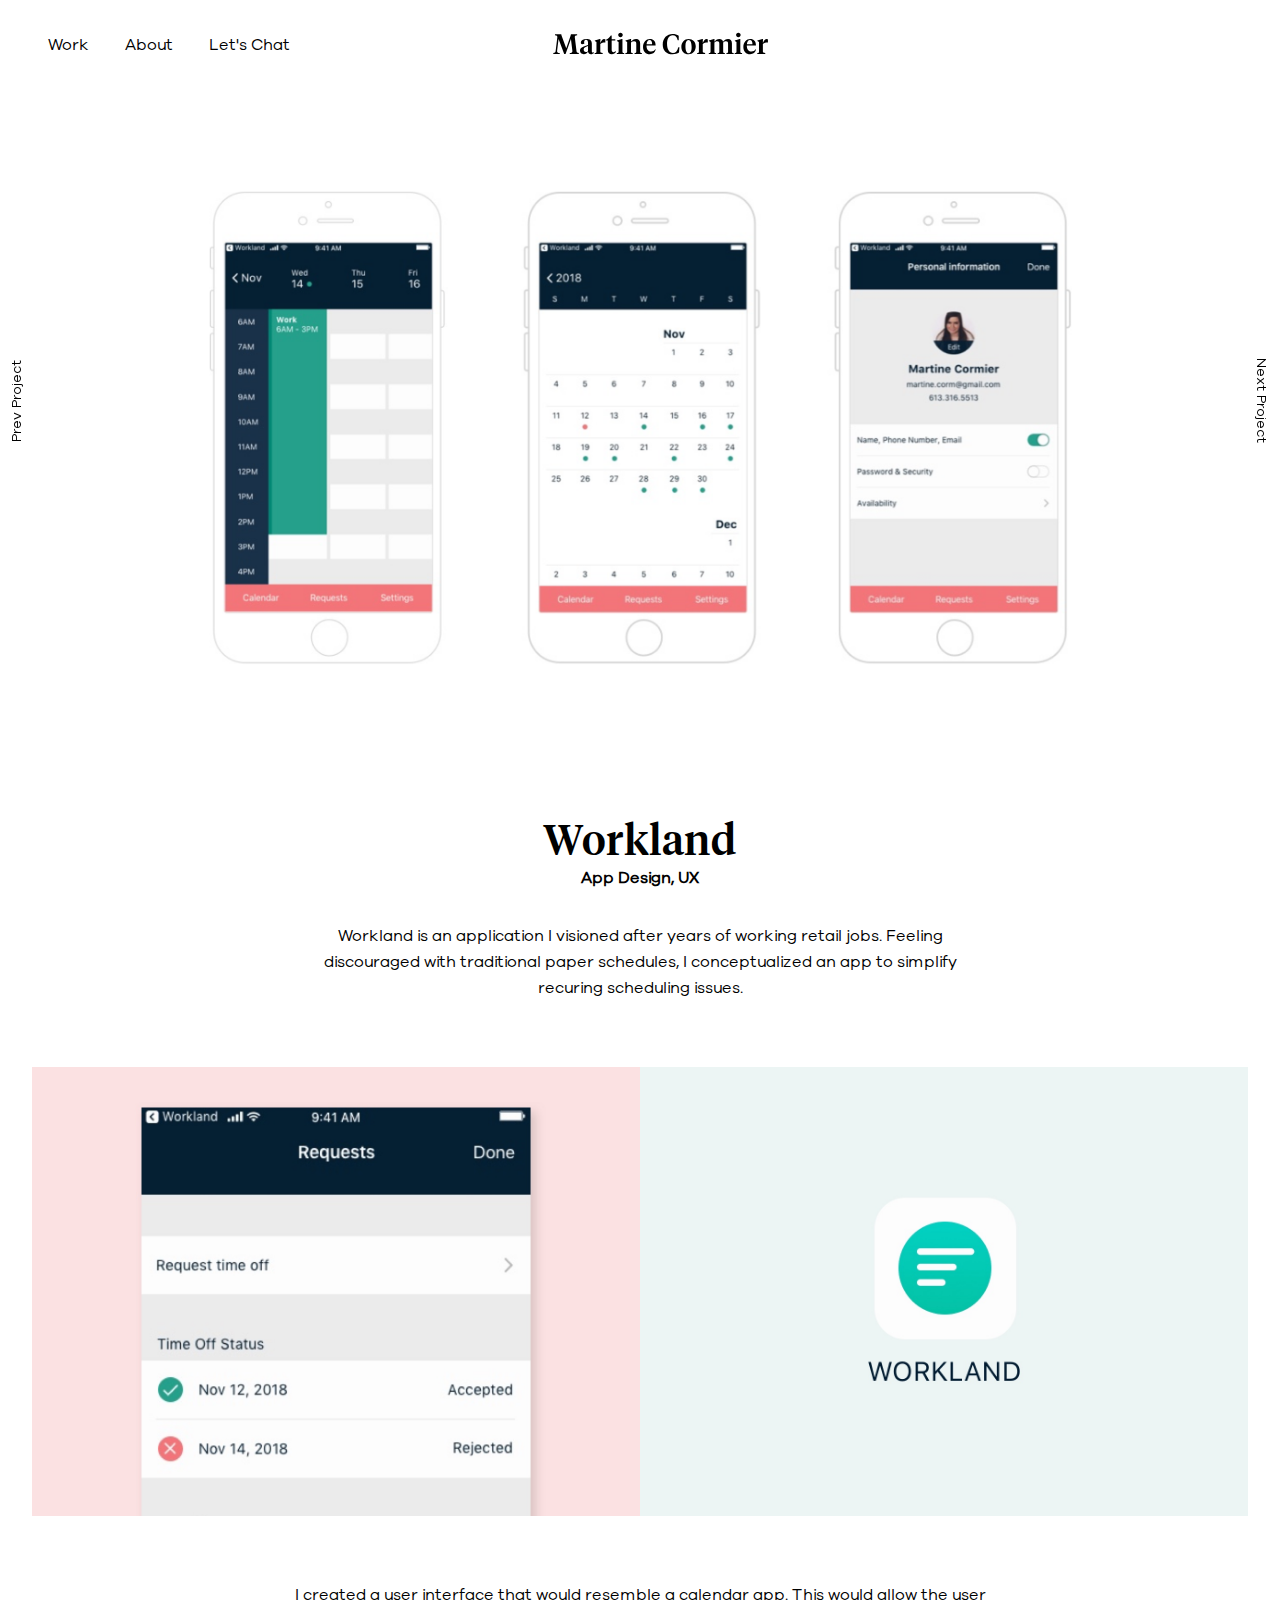
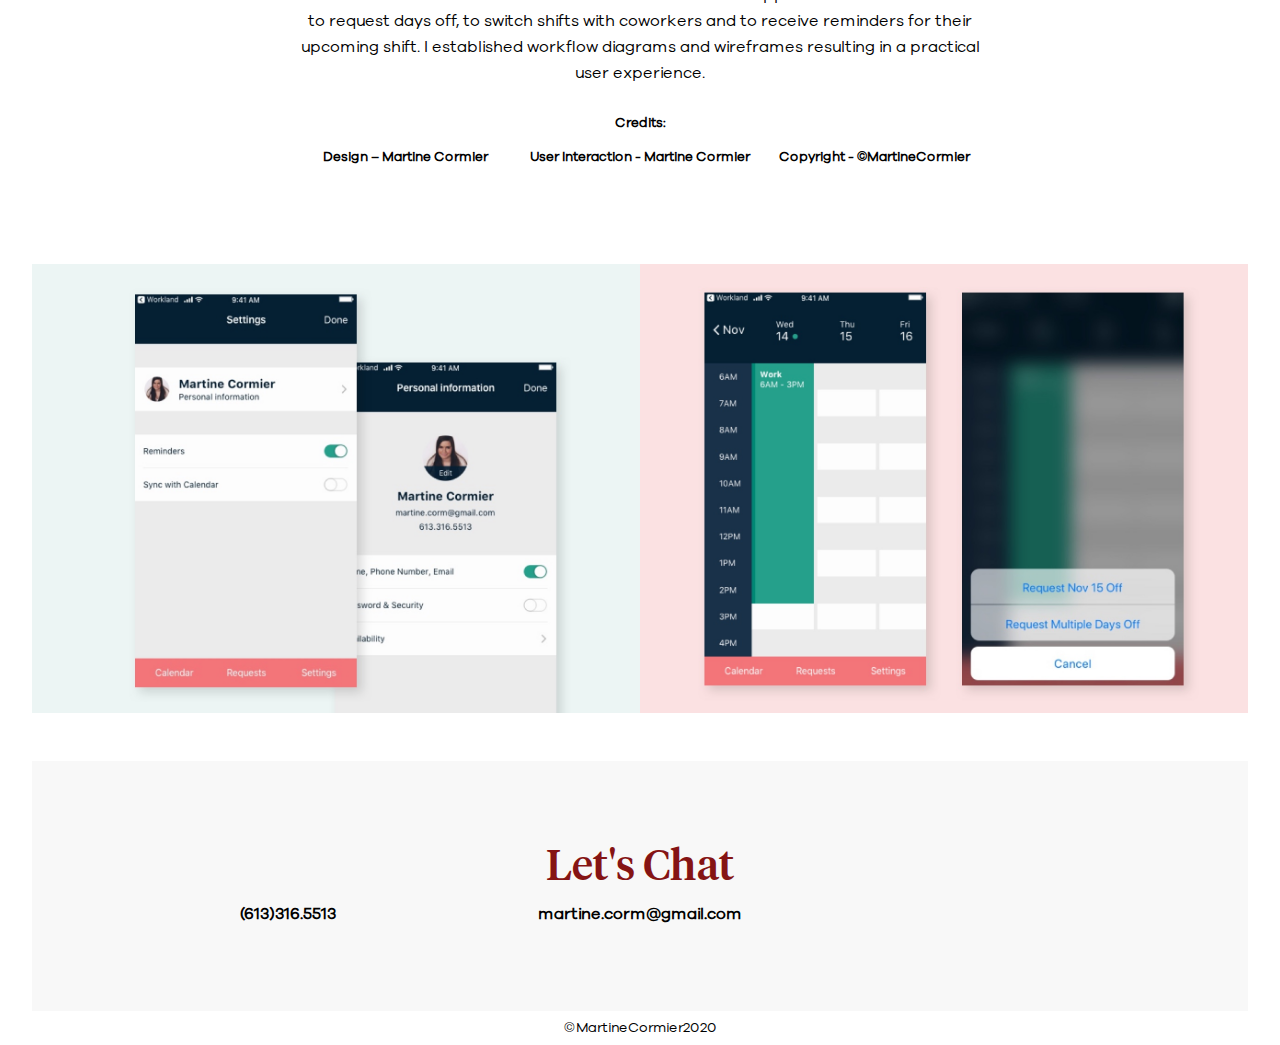
<file: workland.html>
<!DOCTYPE html>
<html lang="en-ca">
<head>
	<meta charset="utf-8">
	<meta name="mobileoptimized" content="240">
	<meta name="handheldfriendly" content="true">
	<meta name="viewport" content="width=device-width,initial-scale=1">
    <title>Martine Cormier · creative thinker Graphic Designer · Ottawa, Canada</title>
    <link href="css/grid.css" rel="stylesheet">
    <link href="css/typography.css" rel="stylesheet">
    <link href="css/main.css" rel="stylesheet">
	<link rel="stylesheet" href="https://use.fontawesome.com/releases/v5.2.0/css/all.css" integrity="sha384-hWVjflwFxL6sNzntih27bfxkr27PmbbK/iSvJ+a4+0owXq79v+lsFkW54bOGbiDQ" crossorigin="anonymous">
</head>
<header>
		<nav>
			<div class="mobile-nav">
				<div class="branding nav">
					<a href="/u-ottawa/">	
					<img class="logo" src="img/branding.svg" alt="Martine Cormier Branding">
					</a>
				</div>	
				<ul class="nav social">
					<li><a href="https://www.linkedin.com/in/martine-cormier-33259264/" target="_blank">
						<span style="color: #000000">
  							<i class="fab fa-linkedin-in"></i>
						</span>
					</a></li>
					<li><a href="https://vimeo.com/martinecormier" target="_blank">
						<span>
  							<i class="fab fa-vimeo-v"></i>
						</span>
					</a></li>
					<li><a href="https://dribbble.com/martinecormier" target="_blank">
						<span>
  							<i class="fab fa-dribbble"></i>
						</span>
					</a></li>
				</ul>
				<div class="mobile">
					<input type="checkbox" class="nav-check" id="nav-check">
					<label class="nav-label" for="nav-check">
						<img src="img/nav.svg" alt="open mobile">
					</label>
					<ul class="links-mobile">
						<li><a href="/index.html#work">Work</a></li>
						<li><a href="/index.html#about">About</a></li>
						<li><a href="/index.html#chat">Let's Chat</a></li>
					</ul>
				</div>
				<div class="desktop">
					<ul class="links">
						<li><a href="/index.html#work">Work</a></li>
						<li><a href="/index.html#about">About</a></li>
						<li><a href="/index.html#chat">Let's Chat</a></li>
					</ul>
				</div>	
			</div>
				
		</nav>
</header>
<div class="project-nav" id="prev">
		<h4 class="menu menu--adsila">
				<a class="menu__item" href="cali-white.html">
					<span class="menu__item-name">Prev Project</span>
				</a>
		</h4>
</div>
<div class="project-nav" id="next">
	<h4 class="menu menu--adsila">
			<a class="menu__item" href="tpc.html">
				<span class="menu__item-name">Next Project</span>
			</a>
	</h4>
</div>
<section class="intro-img">
	<img class="flex-img-85" src="img/project-workland.png">
</section>  
<section class="padding">
	<div class="center project-text-items">
		<div class="title-pages">
            <h1>Workland</h1>
		    <h3>App Design, UX</h3>
        </div>    
		<p>Workland is an application I visioned after years of working retail jobs. Feeling discouraged with traditional paper schedules, I conceptualized an app to simplify recuring scheduling issues.</p>
	</div>	
	<div class="grid project-items">
		<div class="unit unit-s-1 unit-m-1-2">
			<img class="flex-img" src="img/workland-1.jpg">
		</div>
		<div class="unit unit-s-1 unit-m-1-2">
			<img class="flex-img" src="img/workland-2.jpg">
		</div>
	</div>	
	<div class="center project-text-items">
		<p>I created a user interface that would resemble a calendar app. This would allow the user to request days off, to switch shifts with coworkers and to receive reminders for their upcoming shift. I established workflow diagrams and wireframes resulting in a practical user experience.</p>
		<div class="credits">
			<h5>Credits: </h5>
			<div class="grid">
				<h5 class="unit unit-s-1 unit-l-1-3">Design – Martine Cormier</h5>
				<h5 class="unit unit-s-1 unit-l-1-3">User Interaction - Martine Cormier</h5>
				<h5 class="unit unit-s-1 unit-l-1-3">Copyright - ©MartineCormier</h5>
			</div>
		</div>
	</div>
	<div class="grid project-items">
		<div class="unit unit-s-1 unit-m-1-2">
			<img class="flex-img" src="img/workland-3.jpg">
		</div>
		<div class="unit unit-s-1 unit-m-1-2">
			<img class="flex-img" src="img/workland-4.jpg">
		</div>
	</div>	

</section>
<footer id="chat">
		<div class="chat chat-project">
			<h2 style="font-size:42px;">Let's Chat</h2>
			<div class="grid">
				<div class="unit unit-xs-1 unit-s-1 unit-l-1-3 ">
					<h3 class="center"><a href="tel:613-316-5513">(613)316.5513</a></h3>
				</div>
				<div class="unit unit-xs-1 unit-s-1 unit-l-1-3">
					<h3 class="center"><a href="mailto:martine.corm@gmail.com">martine.corm@gmail.com</a></h3>
				</div>
				<div class="unit unit-xs-1 unit-s-1 unit-l-1-3 center">
				<ul class="social-footer grid">
					<li class="unit unit-s-1-3 unit-m-1-3 unit-l-1-3"><a href="https://www.linkedin.com/in/martine-cormier-33259264/" target="_blank">
						<span style="color: #000000">
  							<i class="fab fa-linkedin-in"></i>
						</span>
					</a></li>
					<li class="unit unit-s-1-3 unit-m-1-3 unit-l-1-3"><a href="https://vimeo.com/martinecormier" target="_blank">
						<span style="color:  #000000">
  							<i class="fab fa-vimeo-v"></i>
						</span>
					</a></li>
					<li class="unit unit-s-1-3 unit-m-1-3 unit-l-1-3"><a href="https://dribbble.com/martinecormier" target="_blank">
						<span style="color:  #000000;">
  							<i class="fab fa-dribbble"></i>
						</span>
					</a></li>
				</ul>
			</div>
			</div>
		</div>
		<h4>©MartineCormier2020</h4>
	</footer>
</file>
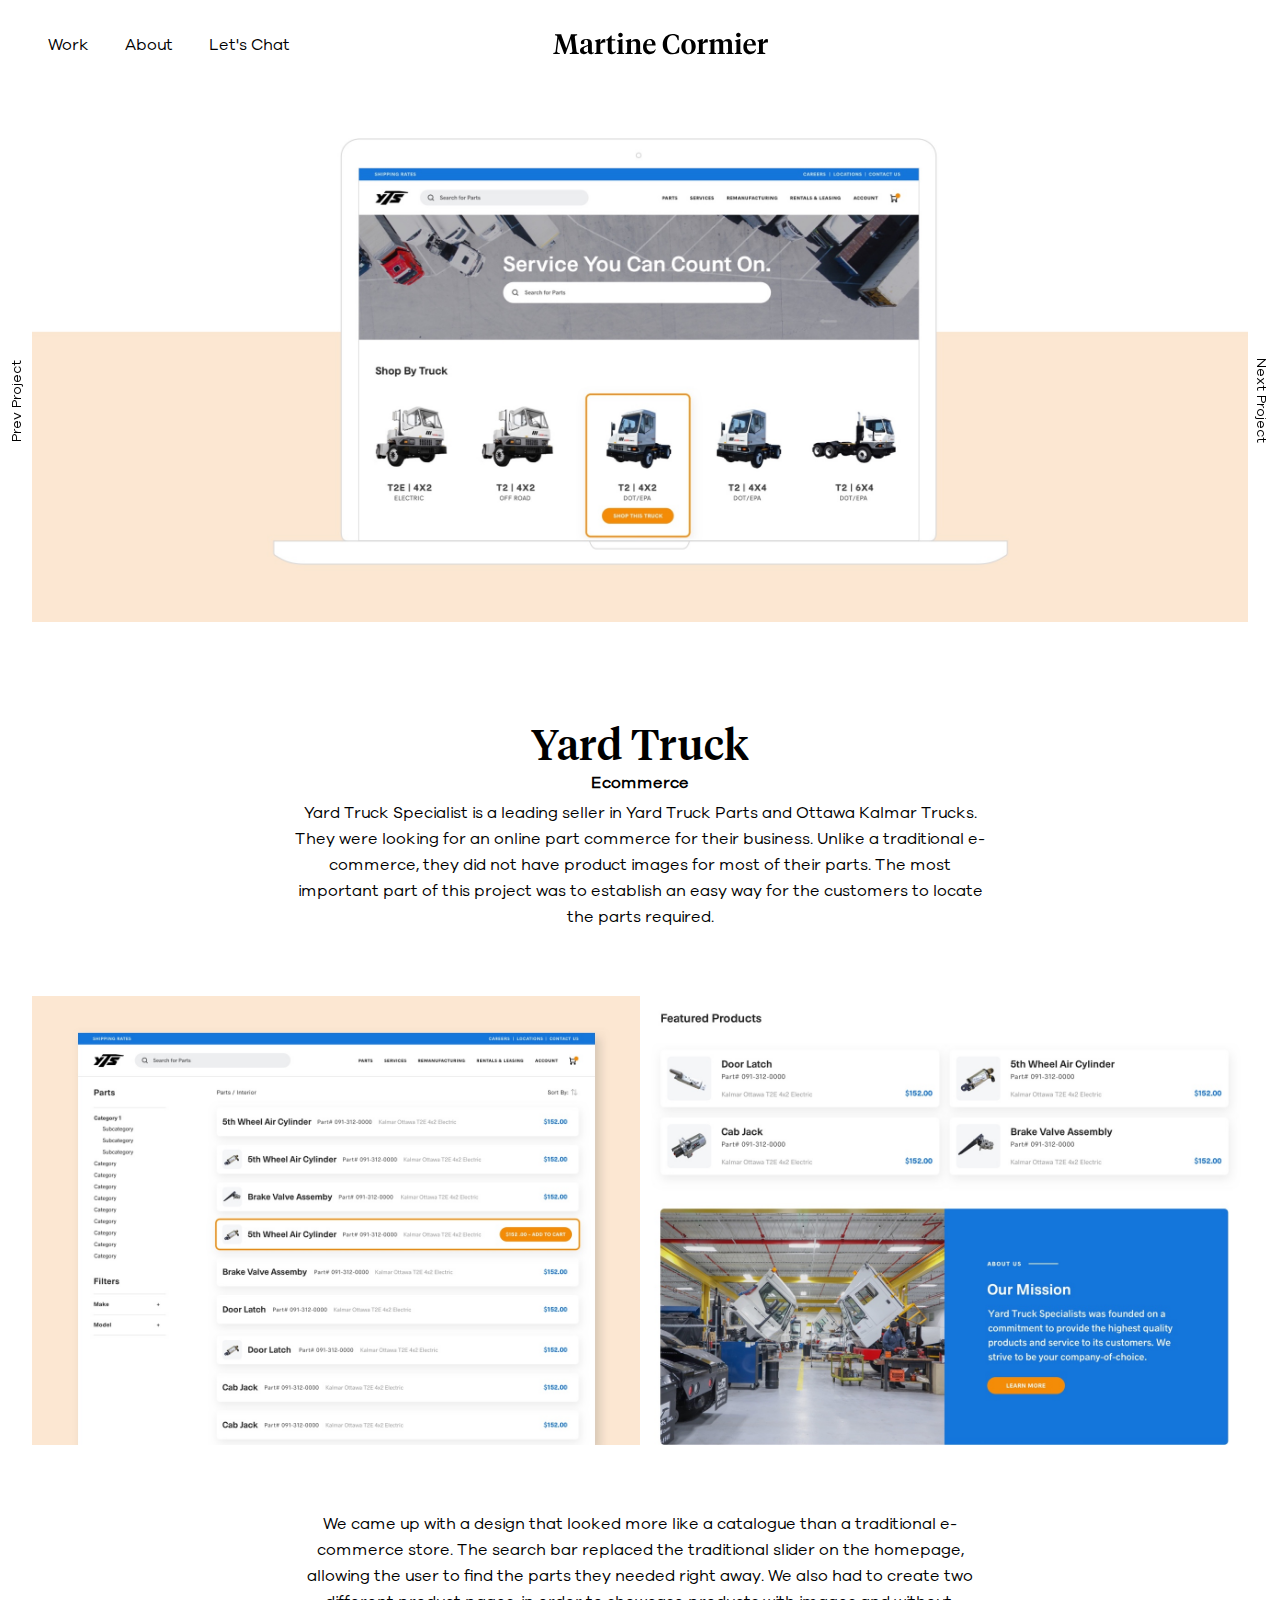
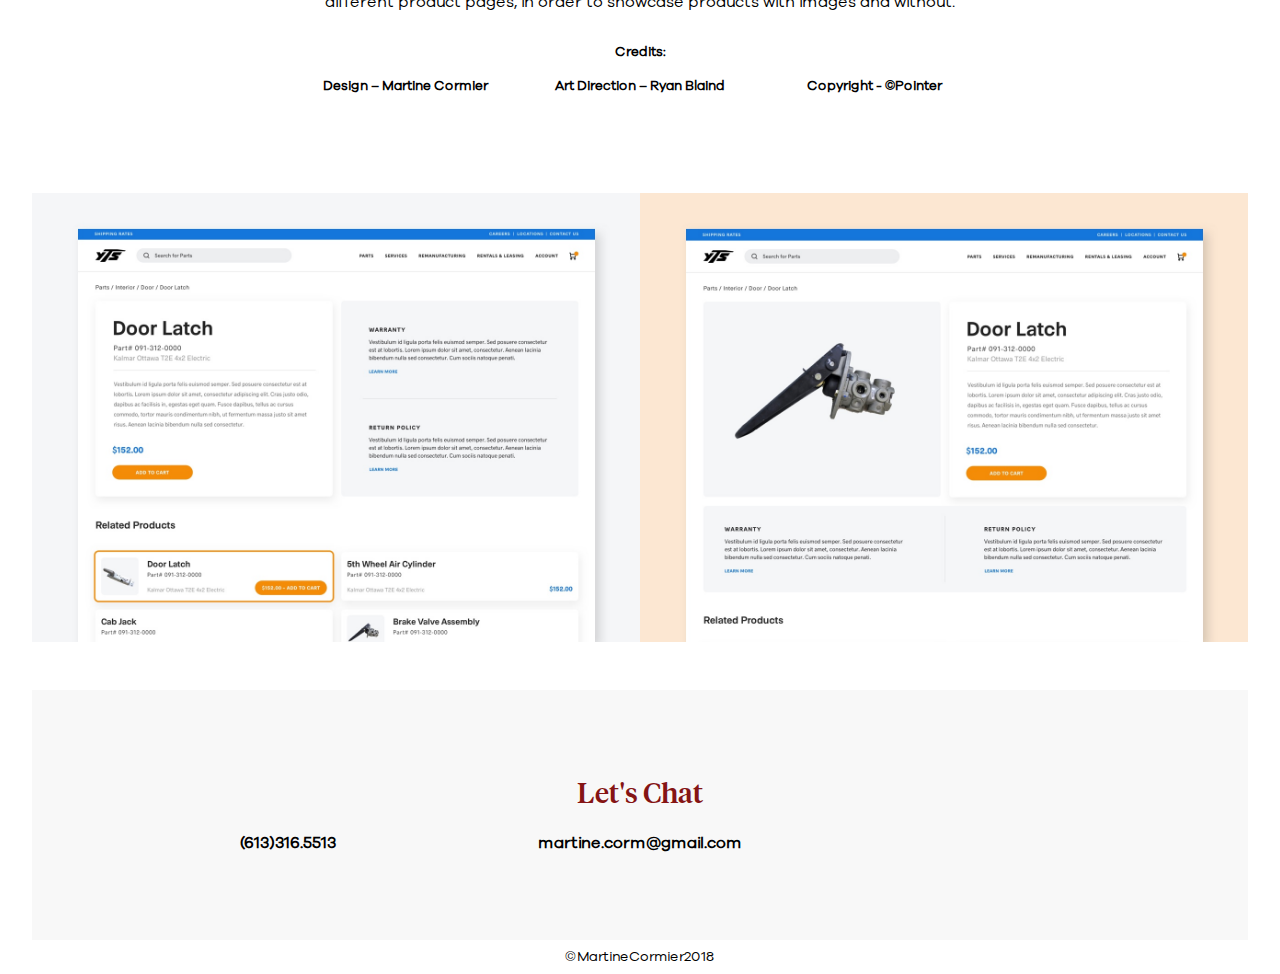
<file: yard-truck.html>
<!DOCTYPE html>
<html lang="en-ca">
<head>
	<meta charset="utf-8">
	<meta name="mobileoptimized" content="240">
	<meta name="handheldfriendly" content="true">
	<meta name="viewport" content="width=device-width,initial-scale=1">
    <title>Martine Cormier · creative thinker Graphic Designer · Ottawa, Canada</title>
    <link href="css/grid.css" rel="stylesheet">
    <link href="css/typography.css" rel="stylesheet">
    <link href="css/main.css" rel="stylesheet">
	<link rel="stylesheet" href="https://use.fontawesome.com/releases/v5.2.0/css/all.css" integrity="sha384-hWVjflwFxL6sNzntih27bfxkr27PmbbK/iSvJ+a4+0owXq79v+lsFkW54bOGbiDQ" crossorigin="anonymous">
</head>
<header>
		<nav>
			<div class="mobile-nav">
				<div class="branding nav">
					<a href="/corel/">	
					<img class="logo" src="img/branding.svg" alt="Martine Cormier Branding">
					</a>
				</div>	
				<ul class="nav social">
					<li><a href="https://www.linkedin.com/in/martine-cormier-33259264/" target="_blank">
						<span style="color: #000000">
  							<i class="fab fa-linkedin-in"></i>
						</span>
					</a></li>
					<li><a href="https://vimeo.com/martinecormier" target="_blank">
						<span>
  							<i class="fab fa-vimeo-v"></i>
						</span>
					</a></li>
					<li><a href="https://www.behance.net/martinecormier" target="_blank">
						<span style="color:  #000000;">
  							<i class="fab fa-behance"></i>
						</span>
					</a></li>
				</ul>
				<div class="mobile">
					<input type="checkbox" class="nav-check" id="nav-check">
					<label class="nav-label" for="nav-check">
						<img src="img/nav.svg" alt="open mobile">
					</label>
					<ul class="links-mobile">
						<li><a href="/index.html#work">Work</a></li>
						<li><a href="/index.html#about">About</a></li>
						<li><a href="/index.html#chat">Let's Chat</a></li>
					</ul>
				</div>
				<div class="desktop">
					<ul class="links">
						<li><a href="/index.html#work">Work</a></li>
						<li><a href="/index.html#about">About</a></li>
						<li><a href="/index.html#chat">Let's Chat</a></li>
					</ul>
				</div>	
			</div>
				
		</nav>
</header>
<div class="project-nav" id="prev">
		<h4 class="menu menu--adsila">
				<a class="menu__item" href="tea-expert.html">
					<span class="menu__item-name">Prev Project</span>
				</a>
		</h4>
</div>
<div class="project-nav" id="next">
	<h4 class="menu menu--adsila">
			<a class="menu__item" href="dpa.html">
				<span class="menu__item-name">Next Project</span>
			</a>
	</h4>
</div>
<section class="intro-img">
	<img class="flex-img" src="img/yardtruck.jpg">
</section>
<section class="padding">
	<div class="center project-text-items">
		<h1>Yard Truck</h1>
		<h3>Ecommerce</h3>
		<p>Yard Truck Specialist is a leading seller in Yard Truck Parts and Ottawa Kalmar Trucks. They were looking for an online part commerce for their business. Unlike a traditional e-commerce, they did not have product images for most of their parts. The most important part of this project was to establish an easy way for the customers to locate the parts required.</p>
	</div>	
	<div class="grid project-items">
		<div class="unit unit-s-1 unit-m-1-2"">
			<img class="flex-img" src="img/yardtruck-1.jpg">
		</div>
		<div class="unit unit-s-1 unit-m-1-2"">
			<img class="flex-img" src="img/yardtruck-2.jpg">
		</div>
	</div>	
	<div class="center project-text-items">
		<p>We came up with a design that looked more like a catalogue than a traditional e-commerce store. The search bar replaced the traditional slider on the homepage, allowing the user to find the parts they needed right away. We also had to create two different product pages, in order to showcase products with images and without.
</p>
		<div class="credits">
			<h5>Credits: </h5>
			<div class="grid">
				<h5 class="unit unit-s-1 unit-l-1-3"> Design – Martine Cormier</h5>
				<h5 class="unit unit-s-1 unit-l-1-3">Art Direction – Ryan Blaind</h5>
				<h5 class="unit unit-s-1 unit-l-1-3">Copyright - ©Pointer</h5>
			</div>
		</div>
	</div>
	<div class="grid project-items">
		<div class="unit unit-s-1 unit-m-1-2"">
			<img class="flex-img" src="img/yardtruck-3.jpg">
		</div>
		<div class="unit unit-s-1 unit-m-1-2">
			<img class="flex-img" src="img/yardtruck-4.jpg">
		</div>
	</div>	

</section>
<footer id="chat">
		<div class="chat chat-project">
			<h2>Let's Chat</h2>
			<div class="grid">
				<div class="unit unit-xs-1 unit-s-1 unit-l-1-3 ">
					<h3 class="center">(613)316.5513</h3>
				</div>
				<div class="unit unit-xs-1 unit-s-1 unit-l-1-3">
					<h3 class="center">martine.corm@gmail.com</h3>
				</div>
				<div class="unit unit-xs-1 unit-s-1 unit-l-1-3 center">
			<ul class="social-footer grid">
					<li class="unit unit-s-1-3 unit-m-1-3 unit-l-1-3"><a href="https://www.linkedin.com/in/martine-cormier-33259264/" target="_blank">
						<span style="color: #000000">
  							<i class="fab fa-linkedin-in"></i>
						</span>
					</a></li>
					<li class="unit unit-s-1-3 unit-m-1-3 unit-l-1-3"><a href="https://vimeo.com/martinecormier" target="_blank">
						<span style="color:  #000000">
  							<i class="fab fa-vimeo-v"></i>
						</span>
					</a></li>
					<li class="unit unit-s-1-3 unit-m-1-3 unit-l-1-3"><a href="https://www.behance.net/martinecormier" target="_blank">
						<span style="color:  #000000;">
  							<i class="fab fa-behance"></i>
						</span>
					</a></li>
				</ul>
			</div>
			</div>
		</div>
		<h4>©MartineCormier2018</h4>
</footer>
</file>
<file: css/grid.css>
@-moz-viewport {width: device-width; scale: 1;}
@-ms-viewport {width: device-width; scale: 1;}
@-o-viewport {width: device-width; scale: 1;}
@-webkit-viewport {width: device-width; scale: 1;}
@viewport {width: device-width; scale: 1;}

.grid {
  margin: 0;
  padding: 0;
  letter-spacing: -0.31em;
  text-rendering: optimizespeed;
  display: -webkit-flex;
  -webkit-flex-flow: row wrap;
  display: -ms-flexbox;
  -ms-flex-flow: row wrap;
  display: flex;
  flex-flow: row wrap;
}

.gutter{
 padding-left: 2%;
 padding-right: 2%;
}

.grid-bottom {
  -webkit-align-items: flex-end;
  -ms-align-items: flex-end;
  align-items: flex-end;
}

.grid-middle {
  -webkit-align-items: center;
  -ms-align-items: center;
  align-items: center;
}

.grid-stretch {
  -webkit-align-items: stretch;
  -ms-align-items: stretch;
  align-items: stretch;
}

.opera-only :-o-prefocus, .grid {
  word-spacing: -0.43em;
}

.unit {
  letter-spacing: normal;
  text-rendering: auto;
  vertical-align: top;
  word-spacing: normal;
  display: inline-block;
  visibility: visible;
}

.grid-bottom .unit {
  vertical-align: bottom;
}

.grid-middle .unit {
  vertical-align: middle;
}

.unit[class*="push-"],
.unit[class*="pull-"] {
  position: relative;
}

.unit-xs-hidden {
  display: none;
  visibility: hidden;
}

.unit-xs-centered {
  margin: 0 auto;
}

.unit-xs-1 {
  display: block;
  visibility: visible;
  width: 100%;
}

.unit-offset-xs-0 {
  margin-left: 0;
}

.unit-push-xs-0,
.unit-pull-xs-0 {
  left: 0;
}

.unit-xs-1-2 {
  width: 50.0000%;
}

.unit-offset-xs-1-2 {
  margin-left: 50.0000%;
}

.unit-push-xs-1-2 {
  left: 50.0000%;
}

.unit-pull-xs-1-2 {
  left: -50.0000%;
}

.unit-xs-1-3 {
  width: 33.3333%;
}

.unit-offset-xs-1-3 {
  margin-left: 33.3333%;
}

.unit-push-xs-1-3 {
  left: 33.3333%;
}

.unit-pull-xs-1-3 {
  left: -33.3333%;
}

.unit-xs-2-3 {
  width: 66.6667%;
}

.unit-offset-xs-2-3 {
  margin-left: 66.6667%;
}

.unit-push-xs-2-3 {
  left: 66.6667%;
}

.unit-pull-xs-2-3 {
  left: -66.6667%;
}

.unit-xs-1-2,.unit-xs-1-3,.unit-xs-2-3 {
  display: inline-block;
  visibility: visible;
}


@media only screen and (min-width: 25em) {

.unit-s-hidden {
  display: none;
  visibility: hidden;
}

.unit-s-centered {
  margin: 0 auto;
}

.unit-s-1 {
  display: block;
  visibility: visible;
  width: 100%;
}

.unit-offset-s-0 {
  margin-left: 0;
}

.unit-push-s-0,
.unit-pull-s-0 {
  left: 0;
}

.unit-s-1-2 {
  width: 50.0000%;
}

.unit-offset-s-1-2 {
  margin-left: 50.0000%;
}

.unit-push-s-1-2 {
  left: 50.0000%;
}

.unit-pull-s-1-2 {
  left: -50.0000%;
}

.unit-s-1-3 {
  width: 33.3333%;
}

.unit-offset-s-1-3 {
  margin-left: 33.3333%;
}

.unit-push-s-1-3 {
  left: 33.3333%;
}

.unit-pull-s-1-3 {
  left: -33.3333%;
}

.unit-s-2-3 {
  width: 66.6667%;
}

.unit-offset-s-2-3 {
  margin-left: 66.6667%;
}

.unit-push-s-2-3 {
  left: 66.6667%;
}

.unit-pull-s-2-3 {
  left: -66.6667%;
}

.unit-s-1-2,.unit-s-1-3,.unit-s-2-3 {
  display: inline-block;
  visibility: visible;
}

}

@media only screen and (min-width: 38em) {

.unit-m-hidden {
  display: none;
  visibility: hidden;
}

.unit-m-centered {
  margin: 0 auto;
}

.unit-m-1 {
  display: block;
  visibility: visible;
  width: 100%;
}

.unit-offset-m-0 {
  margin-left: 0;
}

.unit-push-m-0,
.unit-pull-m-0 {
  left: 0;
}

.unit-m-1-2 {
  width: 50.0000%;
}

.unit-offset-m-1-2 {
  margin-left: 50.0000%;
}

.unit-push-m-1-2 {
  left: 50.0000%;
}

.unit-pull-m-1-2 {
  left: -50.0000%;
}

.unit-m-1-3 {
  width: 33.3333%;
}

.unit-offset-m-1-3 {
  margin-left: 33.3333%;
}

.unit-push-m-1-3 {
  left: 33.3333%;
}

.unit-pull-m-1-3 {
  left: -33.3333%;
}

.unit-m-2-3 {
  width: 66.6667%;
}

.unit-offset-m-2-3 {
  margin-left: 66.6667%;
}

.unit-push-m-2-3 {
  left: 66.6667%;
}

.unit-pull-m-2-3 {
  left: -66.6667%;
}

.unit-m-1-2,.unit-m-1-3,.unit-m-2-3 {
  display: inline-block;
  visibility: visible;
}

}

@media only screen and (min-width: 60em) {

.unit-l-hidden {
  display: none;
  visibility: hidden;
}

.unit-l-centered {
  margin: 0 auto;
}

.unit-l-1 {
  display: block;
  visibility: visible;
  width: 100%;
}

.unit-offset-l-0 {
  margin-left: 0;
}

.unit-push-l-0,
.unit-pull-l-0 {
  left: 0;
}

.unit-l-1-2 {
  width: 50.0000%;
}

.unit-offset-l-1-2 {
  margin-left: 50.0000%;
}

.unit-push-l-1-2 {
  left: 50.0000%;
}

.unit-pull-l-1-2 {
  left: -50.0000%;
}

.unit-l-1-3 {
  width: 33.3333%;
}

.unit-offset-l-1-3 {
  margin-left: 33.3333%;
}

.unit-push-l-1-3 {
  left: 33.3333%;
}

.unit-pull-l-1-3 {
  left: -33.3333%;
}

.unit-l-2-3 {
  width: 66.6667%;
}

.unit-offset-l-2-3 {
  margin-left: 66.6667%;
}

.unit-push-l-2-3 {
  left: 66.6667%;
}

.unit-pull-l-2-3 {
  left: -66.6667%;
}

.unit-l-1-2,.unit-l-1-3,.unit-l-2-3 {
  display: inline-block;
  visibility: visible;
}

}
</file>
<file: css/typography.css>
@-moz-viewport {width: device-width; scale: 1;}
@-ms-viewport {width: device-width; scale: 1;}
@-o-viewport {width: device-width; scale: 1;}
@-webkit-viewport {width: device-width; scale: 1;}
@viewport {width: device-width; scale: 1;}


@font-face {
font-family: "tiempos-headline-medium";
src: url("../font/tiempos-headline-medium.ttf");
}

@font-face {
font-family: "gotham-book-regular";
src: url("../font/gotham-book-regular.ttf");
}

@font-face {
font-family: "galano-regular";
src: url("../font/galano-grotesque-regular.ttf");
}

@font-face {
font-family: "galano-medium";
src: url("../font/galano-grotesque-medium.ttf");
}

html {
    font-size: 1em;
}

body {
  background-color: white;
  font-size: 16px;
  line-height: 26px;    
  font-family: "galano-regular", sans-serif;
  color: #000000;
}

p {
  font-family: "galano-regular", sans-serif;
  font-size: 16px;
  line-height: 26px;
  color: #000000;	
  margin: 4px;
}

h1 {
  font-family: "tiempos-headline-medium", sans-serif;    
  font-size: 42px;
  line-height: 46px;
  margin: 4px;
  color: #000000;
}

h2 {
    font-family: "tiempos-headline-medium", sans-serif;
    font-size: 28px;
    line-height: 36px;
    color: #000000;
    margin: 4px;
}

h3 {
     font-family: "galano-regular", sans-serif;
    font-size: 16px;
    line-height: 26px;
    margin: 4px;
    color: #000000;
}

h4 {
    font-family: "galano-regular", sans-serif;
    font-size: 14px;
    font-weight: 100;
    margin: 4px;
    text-align: center
}

h5{

  margin-top: 0px;
  margin-bottom: 8px;
}

.center{
    
 text-align: center;   
}
</file>
<file: css/main.css>
@-moz-viewport {width: device-width; scale: 1;}
@-ms-viewport {width: device-width; scale: 1;}
@-o-viewport {width: device-width; scale: 1;}
@-webkit-viewport {width: device-width; scale: 1;}
@viewport {width: device-width; scale: 1;}

html {
    box-sizing: border-box;
    -moz-text-sized-adjust: 100%;
    -ms-text-sized-adjust: 100%;
    -webkit-text-sized-adjust: 100%;
    text-sized-adjust: 100%;
}

*, *:before, *:after {
    box-sizing: inherit;
}

body {
    margin: 0;
    width: 100%;
}


ul{
	list-style: none;
	margin: 0;
	padding: 0;
	overflow: hidden;
}


li a{
	text-align: center;
	margin-left: 16px;
	margin-right: 16px;
	font-size: 16px;
	text-decoration: none;
	color: #000000;
}

nav{
	padding: 32px 32px 0px 32px;
}

nav ul{
	margin: 0;
}

.flex-img-85{
  display: block;
  width: 85%;
  margin: 0 auto;
}

.flex-img{
  display: block;
  width: 100%;
  margin: 0 auto;
}

/*mobile nav*/

.mobile-nav{
	width: 100%;

}

.mobile-nav li a{
	margin-left: 8px;
	margin-right: 8px;
	color: #000000;
}

.mobile-nav li a:hover{
	color: #851414;
}

.desktop-nav{
	display: none;
}

.links-mobile{
	display: none;
	text-align: center;
	text-decoration: none;
	padding-top: 20px;
	width: 100%;
	position: absolute;
	right: 0;
	top: 10;
	z-index: 1000;
	background-color: white;
	height: 260px;
}

.links-mobile li{
	padding-top: 24px;
}

.nav-check {
	position: absolute;
	opacity: 0;
	width: 26px;
	height: 29px;
	cursor: pointer;
	margin: 0;
}

.nav-check:checked ~ .links-mobile {
	display: block;
	position: absolute;
}

.nav-label{
	width: 26px;
	height: 29px;
}


.social{
	float: right;
	text-align: right;
}

.social li{
	float: left;
}

.social span{
	font-size: 16px;
}

.social a i{
	color:#000000;
}

.social li a:hover i{
	color: #851414;
}


.branding{
	position: absolute;
	text-align: center;
	width: 33.333%;
	float: right;
	padding-left:28px;
}

.branding img{
	width: 160px;
}

.desktop{
	display: none;
}


.img-homepage{
    width:100%;
    z-index: 10000;        
    } 

.img-homepage-mobile{
    width:100%;
    z-index: 10000;
    display: inline;
    } 

.img-homepage-desktop{
    display: none;
    } 


.p-top{
     padding-top:48px;   
        
    }

.title-pages{
    padding-bottom: 24px;
}


.block{
  text-align: center; 
  padding: 24px;     
  -webkit-transition: all 0.6s cubic-bezier(0.165, 0.84, 0.44, 1);
  transition: all 0.6s cubic-bezier(0.165, 0.84, 0.44, 1);    
}


.block:hover{
border: none;    
-webkit-box-shadow: 3px 3px 20px 6px #E5E5E5;  /* Safari 3-4, iOS 4.0.2 - 4.2, Android 2.3+ */
  -moz-box-shadow:    3px 3px 20px 6px #E5E5E5;  /* Firefox 3.5 - 3.6 */
  box-shadow:         3px 3px 20px 6px #E5E5E5;     
-webkit-transform: scale(1.05, 1.05);
  transform: scale(1.05, 1.05);
}



/* desktop nav*/

@media only screen and (min-width: 840px) {

    .img-homepage-mobile{
        display: none;
    } 

    .img-homepage-desktop{
        width:100%;
        z-index: 10000;
        display: inline;
    } 
    
    .desktop{
		display: block;
		width: 33.333%;
	}

	.desktop ul li{
		display: inline-block;
	}

	.mobile{
		display: none;
	}

	.branding{
		position: absolute;
		display: block;
		text-align: center;
		margin-left: auto;
		margin-right: auto;
		left: 0;
		right: 0;
		float: left;
		padding-left: 40px;
	}

	.branding img{
		width: 215px;
	}

	.social span{
	font-size: 21px;
	}

	.mobile-nav li a{
	margin-left: 16px;
	margin-right: 16px;
	color: #000000;
	}

}


/* mobile intro/image */

.intro{
	padding-top: 48px;
	padding-bottom: 48px;
	padding: 32px;
}

h3 a{

	text-decoration: none;
	color: #851414;
}

.chat h3 a{
	color: black;
}

.chat h3 a:hover {
	color: #851414;
}


.chat h3{
	margin-top: 16px;
}

.self-top{
    display:none;
}

.self-top-mobile{
    display: inline;
    }

.self-img{
	margin-top:24px;
}

.self-img img{
	width:100%;
}

.sixteen-nine {
  position: relative;
}
.sixteen-nine:before {
  display: block;
  content: "";
  width: 100%;
  height: 275px;
  padding-top: 56.25%;
}
.sixteen-nine > .content {
  position: absolute;
  right: 0;
  bottom: 0;
}

/* desktop intro/image */


@media only screen and (min-width: 840px) {

	nav{
		padding-bottom: 32px;
	}
    
    .self-top{
    display: inline;
    }
    
    .self-top-mobile{
    display: none;
    }
    
    .self-img{
	margin-top:-24px;
}

	.intro{
		position: absolute;
		z-index: 100;
		height: 320px;
		display: block;
        padding-left: 120px;
        display: table-cell;
		vertical-align: middle;
	}

	.content-text{
		height: 330px;
		width: 440px;
        padding-top: 62px;
		display: table-cell;
		vertical-align: middle;
	}

	.sixteen-nine:before {
  		height: 440px;
	}

	.self-img img{
		width:100%;
	}
}

@media only screen and (min-width: 1150px) {
	.intro{
		position: absolute;
		z-index: 100;
		height: 525px;
		display: block;
        padding-left: 220px;
        display: table-cell;
		vertical-align: middle;
	}

	.content-text{
		height: 525px;
		width: 440px;
        padding-top: 70px;
		display: table-cell;
		vertical-align: middle;
	}
}
/* mobile work */


    
    
.work{
	padding: 0px 32px 0px 32px;
    max-width: 1360px; 
	margin: 0 auto !important; 
	float: none !important;
}

.project-img{
	padding: 80px 0px 40px 0px;
}

.project-img img{
	max-width: 500px;
}

.h3-link{
	padding-bottom: 80px;
}

.project-text:after {
	content:"";
	border-top: 1px solid #E4E4E4;
	padding-top: 40px;
	display: block;
	width: 100%;
}

.dpa .project-text:after {
	display: none;
}

.project-text a{

		text-decoration: none;
	}



@media only screen and (min-width: 840px) {


	.project-img{
		width: 50%;
		float: left;
		height: 388px;
	}


	.project-img img{

		max-width: 540px;
	}

	.box{
		position: absolute;
		left: 0;
		height: 388px;
		display: block;
		width: 100%;
	}

	.project-text{
		width: 50%;
		float: right;
		display: table-cell;
		vertical-align: middle;
		padding: 10% 32px 5% 80px;
	}

	.project-text a{

		text-decoration: none;
	}

	.project-text:after {
		display: none;
	}

	.cali-white{
		height: 388px;
	}

	.workland{
		height: 388px;
	}

	.workland .project-img{
		float: right;
	}

	.workland .project-text{
		float: left;
	}

	.workland img{
		width: 80%;
		max-width: 400px;
	}

	.tea-expert img{
		width: 80%;
		max-width: 400px;
	}

	.the-pros-closet{
		height: 388px;
	}


	.tea-expert .project-img{
		float: right;
	}

	.tea-expert .project-text{
		float: left;
	}


	.tea-expert{
		height: 388px;
	}

	.modus{
		height: 388px;
	}

	.dpa{
		height: 388px
	}

	.dpa .project-img{
		float: right;
	}

	.dpa .project-text{
		float: left;
	}

}
    
  




/* desktop work */






/* mobile about */

.about{
	padding: 32px 32px 0px 32px;
}

.self-img-2{
	display: none;
}

.self-img-2 img{
	max-height: 275px;
}

.about .sixteen-nine {
  position: relative;
}

.about .sixteen-nine > .content {
  position: absolute;
  left: 0;
  bottom: 0;
}

.about-text {
 padding: 48px 32px 48px 32px;
}

.about-text h3{
		padding-top: 8px;
	}

/* desktop about*/
@media only screen and (min-width: 840px) {

	.self-img-2{
        display: inline;
		max-height: 440px;
		position: absolute;
        padding-left: 110px;
	}

	.self-img-2 img{
		max-height: 440px;
	}

	.about-text {
 		padding: 48px 32px 48px 32px;
 		width: 50%;
 		float: right;
 		right: 0;
 		height: 440px;
 		position: absolute;
	}


	.about .sixteen-nine {
  		position: absolute;
	}

	.about-text .content-text{
		height: 340px;
	}

	.about{
		margin-top: 62px;
	}

}




/* mobile chat */

.chat{
	margin: 32px 32px 0px 32px;
	background-color: #f8f8f8;
	text-align: center;
}
    
.chat-option2{
   background-color: #851414;
   text-align: center;
   color: white;
   display: flex;
   justify-content: center;
   align-items: center;
   height: 300px; 
   padding:32px;    
}

.chat-option2 p{
    color: white;
}

.chat-option2 h2{
    color: white;
}

.chat h2{
    color: #851414;    
    }    

.chat h2:after {
	content:"";
	border-top: 1px solid #000000;
	margin-top: 40px;
	margin-bottom: 40px;
	width: 20%;
	margin-right: 40%;
	margin-left: 40%;
	display: block;
	vertical-align: center;
}


.chat .social-footer{

	text-align: center;
	float: none;
	left: 50%;
	margin-top: 16px;
}

.chat ul{
	text-align: center;
    width: 60%;
	margin: 0 auto;
}

  .intro-img{
	margin: 48px 32px 32px 32px;
}


.chat .social-footer span{
	font-size: 24px;
	text-align: center;
}

.chat .social-footer li a:hover i{
	color: #851414;
}

@media only screen and (min-width: 440px){
    
    .chat-option2{
   height: auto; 
}
    
}


/* desktop chat*/

@media only screen and (min-width: 840px) {
    
	.chat{
		position: relative;
		margin-top: 548px;
        padding: 80px;
	}

	.chat ul{
		text-align: center;
		margin: auto;
		width: 50%;
	}

	.chat h2:after {
		display: none;
	}	


	.chat .social-footer span{
	font-size: 20px;
	}
}


/*Project Pages*/

.project-nav{

	position: fixed;
	text-align: center;
	height: 9.1rem;
	top: 50%;
	margin: 0;
	-webkit-transform: translateY(-50%);
    -ms-transform: translateY(-50%);
    transform: translateY(-50%);
}

.project-nav h3{
 font-weight: 100;

}


}

#prev {
	left: 0;
}

#next {
	right: 0;
}

#prev, #next{
	display: block;
}

#prev a {
	-webkit-transform: rotate(270deg) translateX(5px) translateY(6px);
    -ms-transform: rotate(270deg) translateX(5px) translateY(6px);
    transform: rotate(270deg) translateX(5px) translateY(6px);
}


#next a {
	-webkit-transform: rotate(90deg) translateX(-5px) translateY(-18px);
    -ms-transform: rotate(90deg) translateX(-5px) translateY(-18px);
    transform: rotate(90deg) translateX(-5px) translateY(-18px);
}


#prev a {
	margin-left: -65px;
}

#next a {
	margin-right: -40px;
}

#next a, #prev a{
	display: block;
	width: 9.1rem;
	float:left;
	cursor: pointer;
	text-decoration: none;
}


.padding{
	padding: 0px 32px 0px 32px;
}


.project-text-items{
	max-width: 800px;
	margin: 0 auto;
	padding: 62px 48px 62px 48px;
}


.chat-project{
	margin-top: 48px;
}

.chat-homepage{
    margin-top: 0px; 
}

.chat-homepage h3{
  font-size: 18px;  
}

/*hover effect*/

.menu--adsila a {
	color: #000000;
}

.menu--adsila .menu__item-name {
	line-height: 1.5;
	text-align: center;
	transition: color 0.5s;
    -webkit-transition: all 0.6s cubic-bezier(0.165, 0.84, 0.44, 1);
  transition: all 0.6s cubic-bezier(0.165, 0.84, 0.44, 1);
}

.menu--adsila .menu__item-name::before {
	content: '';
	position: absolute;
	z-index: -1;
	bottom: 0;
	left: 0;
	width: 100%;
	height: 40%;
	opacity: 0.3;
	transform: scale3d(0,1,1);
	transform-origin: 0% 50%;
	transition: transform 0.5s;
	-webkit-transition: all 0.6s cubic-bezier(0.165, 0.84, 0.44, 1);
  transition: all 0.6s cubic-bezier(0.165, 0.84, 0.44, 1);
}

.menu--adsila .menu__item-label {
	font-size: 1em;
	letter-spacing: 0.05em;
	transform: translate3d(-0.5em,0,0);
	transition: transform 0.5s, color 0.5s;
	-webkit-transition: all 0.6s cubic-bezier(0.165, 0.84, 0.44, 1);
  transition: all 0.6s cubic-bezier(0.165, 0.84, 0.44, 1);
}

.menu--adsila .menu__item-label::before {
	content: '';
	position: absolute;
	z-index: -1;
	top: 1.25em;
	left: 0.05em;
	width: 25%;
	height: 1px;
	opacity: 0.3;
	transform: scale3d(0,1,1);
	transform-origin: 100% 50%;
	-webkit-transition: all 0.6s cubic-bezier(0.165, 0.84, 0.44, 1);
  transition: all 0.6s cubic-bezier(0.165, 0.84, 0.44, 1);
}

.menu--adsila .menu__item:nth-child(odd) .menu__item-name::before,
.menu--adsila .menu__item:nth-child(odd) .menu__item-label::before {
	background:#851414;
}


/* Hover */

.menu--adsila .menu__item:nth-child(odd):hover,
.menu--adsila .menu__item:nth-child(odd):focus {
	color: #851414;
}

.menu--adsila .menu__item:hover .menu__item-name::before,
.menu--adsila .menu__item:focus .menu__item-name::before,
.menu--adsila .menu__item:hover .menu__item-label::before,
.menu--adsila .menu__item:focus .menu__item-label::before {
	transform: scale3d(1,1,1);
}

.menu--adsila .menu__item:hover .menu__item-label,
.menu--adsila .menu__item:focus .menu__item-label {
	transform: translate3d(0,0,0);
}

.menu--adsila .menu__item:hover .menu__item-label::before,
.menu--adsila .menu__item:focus .menu__item-label::before {
	transform-origin: 0% 50%;
	transition-timing-function: ease;
}

@media screen and (max-width: 50em) {

	.menu--adsila .menu__item-label {
		display: block;
		margin: 0.5em 0 0 1em;
	}
}

/* Common styles for the menus */
.menu {
	position: relative;
	z-index: 10;
}

.menu__item {
	line-height: 1;
	position: relative;
	display: block;
	margin: 1em 0;
	outline: none;
}

.menu__item-name,
.menu__item-label {
	position: relative;
	display: inline-block;
}

.credits{
	margin-top: 24px;
	margin-bottom: 24px;
}
</file>
